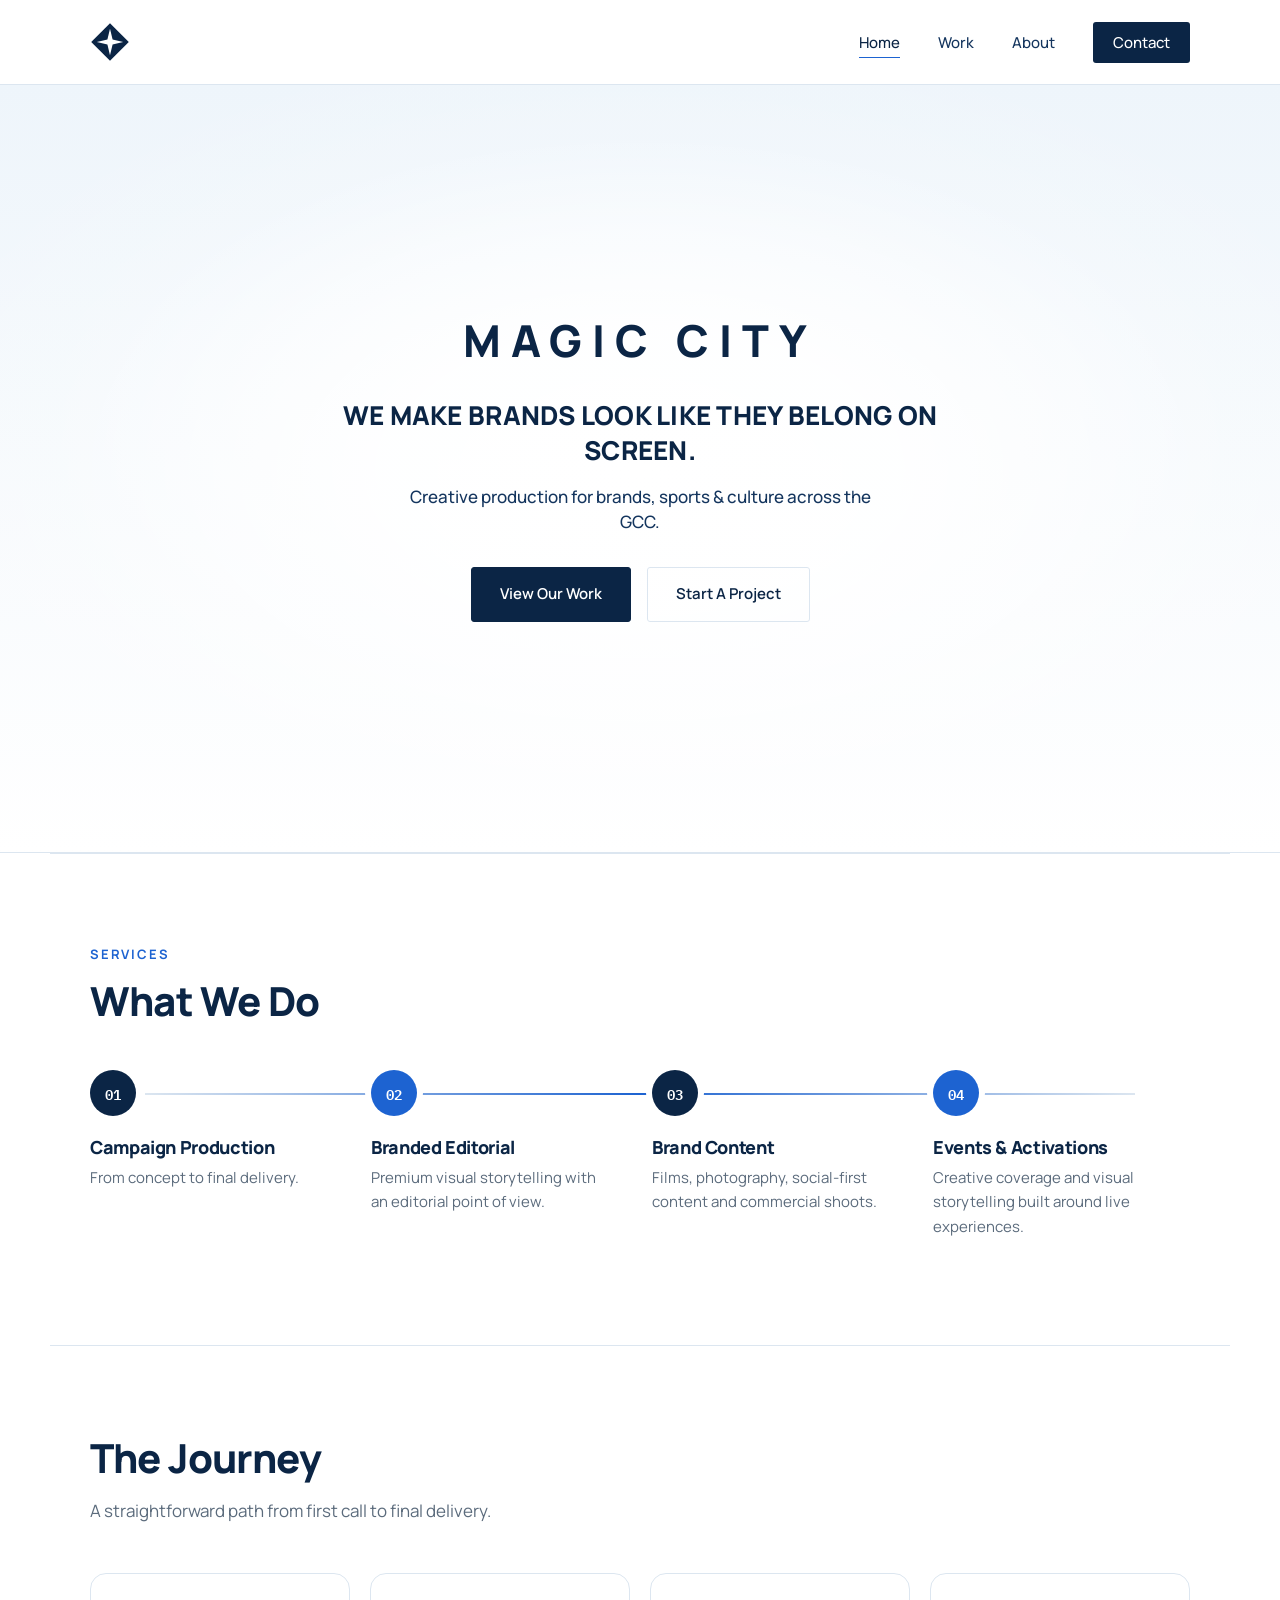
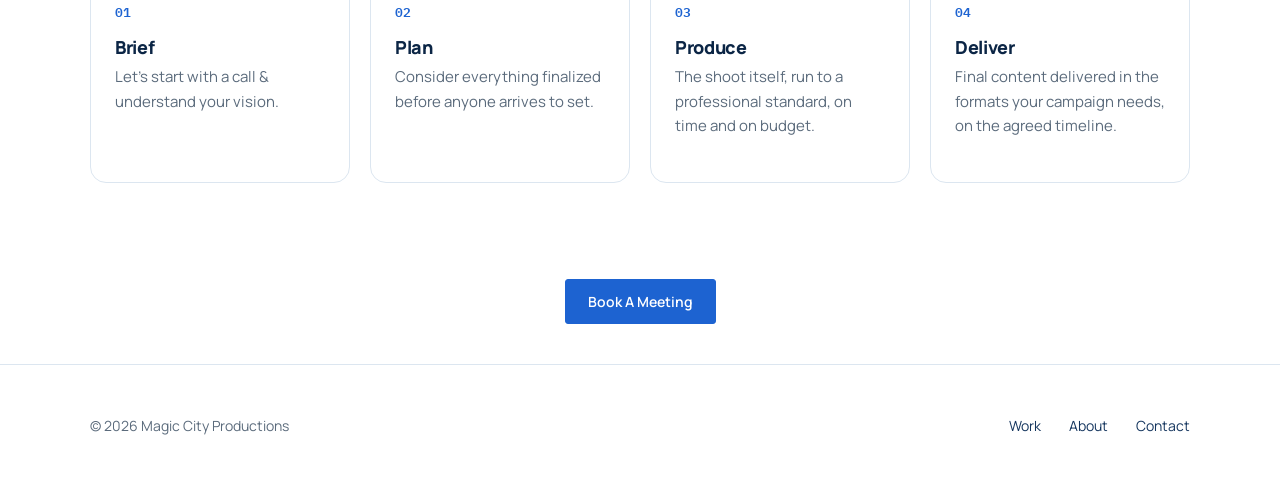
<file: index.html>
<!DOCTYPE html>
<html lang="en">
<head>
<meta charset="UTF-8">
<meta name="viewport" content="width=device-width, initial-scale=1.0">
<title>Magic City — Production by John</title>
<link rel="stylesheet" href="style.css">
<link rel="icon" type="image/svg+xml" href="images/favicon.svg">
<link rel="icon" type="image/png" sizes="32x32" href="images/favicon-32.png">
<link rel="apple-touch-icon" href="images/apple-touch-icon.png">
</head>
<body>

<header class="site">
  <nav class="wrap">
    <a href="index.html" class="brand" aria-label="Magic City — Home">
      <svg class="nav-logo" viewBox="0 0 100 100" role="img" aria-label="Magic City">
        <title>Magic City</title>
        <path fill="#0B2545" fill-rule="evenodd" d="M50 3 L97 50 L50 97 L3 50 Z M50 17 L56.5 43.5 L83 50 L56.5 56.5 L50 83 L43.5 56.5 L17 50 L43.5 43.5 Z"></path>
      </svg>
    </a>
    <ul class="navlinks">
      <li><a href="index.html" class="active">Home</a></li>
      <li><a href="work.html">Work</a></li>
      <li><a href="about.html">About</a></li>
      <li class="dropdown">
        <a href="contact.html" class="cta">Contact</a>
        <div class="dropdown-panel">
          <div class="row"><span class="label">Email</span><a class="value" href="mailto:jbamboukian99@gmail.com">jbamboukian99@gmail.com</a></div>
          <div class="row"><span class="label">Phone</span><a class="value" href="tel:+96170124567">+961 70 124 567</a></div>
          <div class="row"><span class="label">Based In</span><span class="value">Lebanon</span></div>
          <div class="row"><span class="label">Response Time</span><span class="value">Same Day!</span></div>
        </div>
      </li>
    </ul>
    <button class="nav-toggle" type="button" aria-label="Toggle menu" aria-expanded="false">
      <span></span><span></span><span></span>
    </button>
  </nav>
</header>

<section class="hero">
  <video class="hero-bg-video" id="reelVideo" autoplay muted loop playsinline src="video/reel.mp4"></video>
  <div class="hero-video-overlay" aria-hidden="true"></div>
  <div class="wrap hero-lockup">
    <div class="wordmark reveal">MAGIC CITY</div>
    <div class="hero-tagline reveal d2">
      <h1>We make brands look like they belong on screen.</h1>
      <p>Creative production for brands, sports &amp; culture across the GCC.</p>
      <div class="actions">
        <a href="work.html" class="btn">View Our Work</a>
        <a href="contact.html" class="btn ghost">Start A Project</a>
      </div>
    </div>
  </div>
</section>

<script>
(function () {
  var v = document.getElementById('reelVideo');
  var cues = [
    { start: 0.0, pos: '50%' },
    { start: 0.9, pos: '22%' },
    { start: 4.3, pos: '40%' },
    { start: 5.3, pos: '30%' }
  ];
  v.addEventListener('timeupdate', function () {
    var t = v.currentTime;
    for (var i = cues.length - 1; i >= 0; i--) {
      if (t >= cues[i].start) { v.style.objectPosition = 'center ' + cues[i].pos; break; }
    }
  });
})();
</script>

<section class="rule-top wrap services">
  <div class="section-head">
    <span class="eyebrow">Services</span>
    <h2>What We Do</h2>
  </div>
  <div class="roadmap">
    <div class="roadmap-track" aria-hidden="true"></div>
    <div class="roadmap-stop">
      <span class="roadmap-node">01</span>
      <h3>Campaign Production</h3>
      <p>From concept to final delivery.</p>
    </div>
    <div class="roadmap-stop">
      <span class="roadmap-node">02</span>
      <h3>Branded Editorial</h3>
      <p>Premium visual storytelling with an editorial point of view.</p>
    </div>
    <div class="roadmap-stop">
      <span class="roadmap-node">03</span>
      <h3>Brand Content</h3>
      <p>Films, photography, social-first content and commercial shoots.</p>
    </div>
    <div class="roadmap-stop">
      <span class="roadmap-node">04</span>
      <h3>Events &amp; Activations</h3>
      <p>Creative coverage and visual storytelling built around live experiences.</p>
    </div>
  </div>
</section>

<section class="rule-top wrap">
  <div class="section-head">
    <h2>The Journey</h2>
    <p>A straightforward path from first call to final delivery.</p>
  </div>
  <div class="process">
    <div class="stage">
      <span class="num frame-num">01</span>
      <h3>Brief</h3>
      <p>Let's start with a call &amp; understand your vision.</p>
    </div>
    <div class="stage">
      <span class="num frame-num">02</span>
      <h3>Plan</h3>
      <p>Consider everything finalized before anyone arrives to set.</p>
    </div>
    <div class="stage">
      <span class="num frame-num">03</span>
      <h3>Produce</h3>
      <p>The shoot itself, run to a professional standard, on time and on budget.</p>
    </div>
    <div class="stage">
      <span class="num frame-num">04</span>
      <h3>Deliver</h3>
      <p>Final content delivered in the formats your campaign needs, on the agreed timeline.</p>
    </div>
  </div>
</section>

<section class="wrap" style="padding-top:0; text-align:center;">
  <a href="contact.html" class="btn btn-sm">Book A Meeting</a>
</section>

<footer class="site">
  <div class="wrap">
    <div class="small">© 2026 Magic City Productions</div>
    <ul class="flinks">
      <li><a href="work.html">Work</a></li>
      <li><a href="about.html">About</a></li>
      <li><a href="contact.html">Contact</a></li>
    </ul>
  </div>
</footer>

<script src="main.js" defer></script>
</body>
</html>
</file>
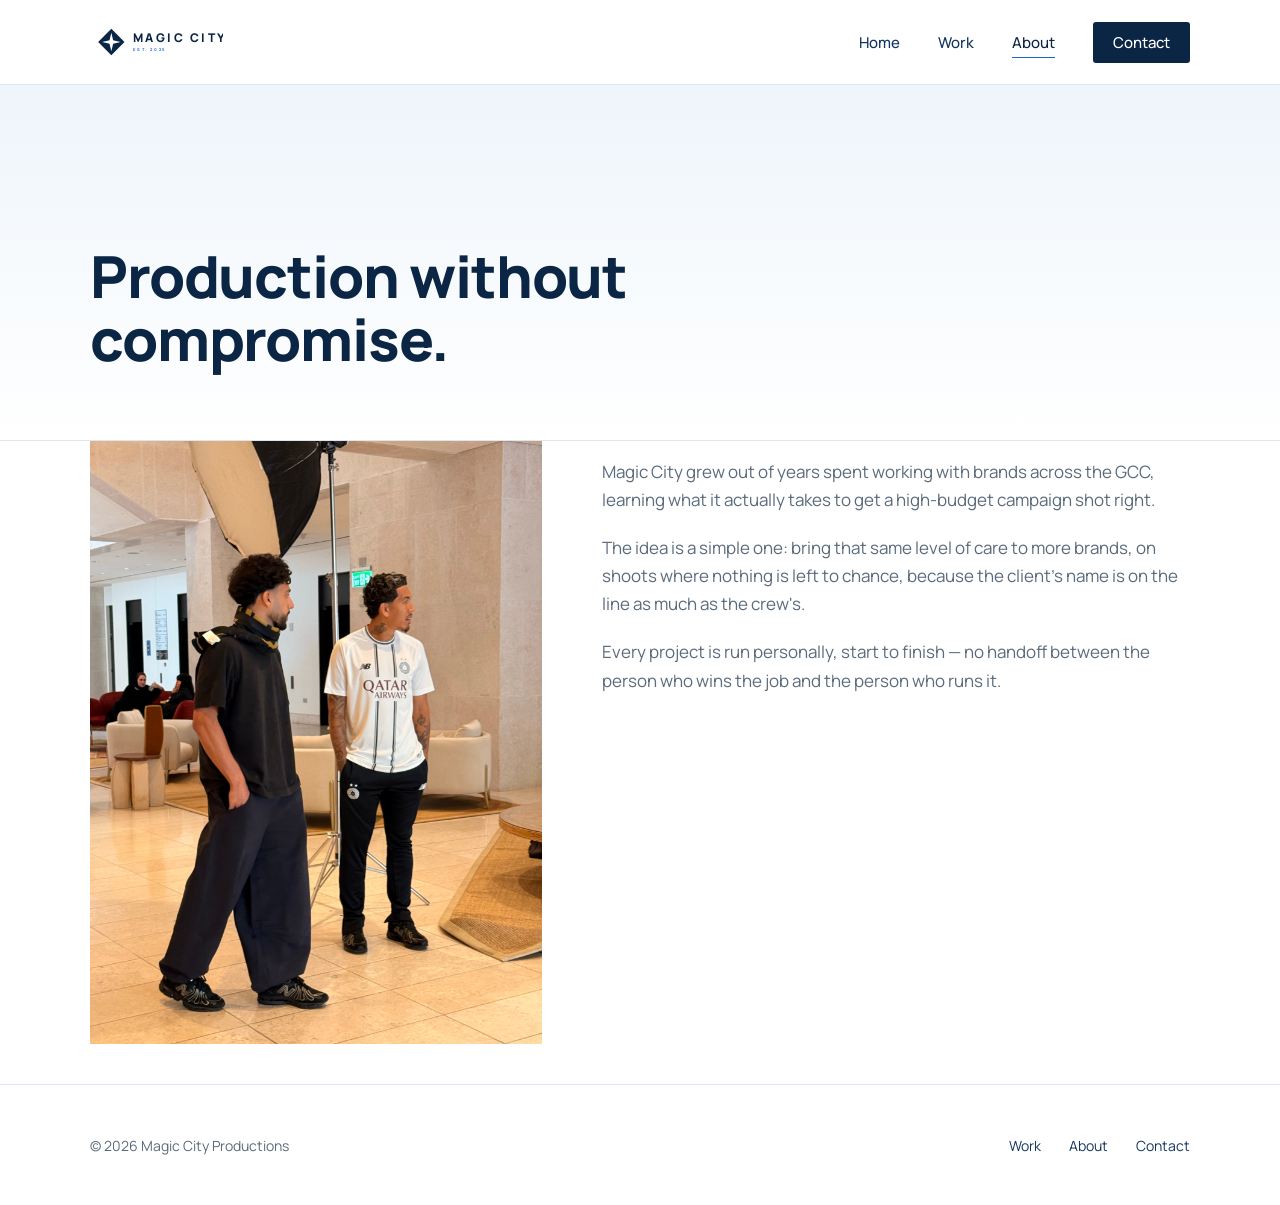
<file: about.html>
<!DOCTYPE html>
<html lang="en">
<head>
<meta charset="UTF-8">
<meta name="viewport" content="width=device-width, initial-scale=1.0">
<title>About — Magic City</title>
<link rel="stylesheet" href="style.css">
<link rel="icon" type="image/svg+xml" href="images/favicon.svg">
<link rel="icon" type="image/png" sizes="32x32" href="images/favicon-32.png">
<link rel="apple-touch-icon" href="images/apple-touch-icon.png">
</head>
<body>

<header class="site">
  <nav class="wrap">
    <a href="index.html" class="brand" aria-label="Magic City — Home">
      <svg class="nav-logo" viewBox="0 0 400 120" role="img" aria-label="Magic City">
        <title>Magic City</title>
        <g transform="translate(22 18) scale(0.84)">
          <path fill="#0B2545" fill-rule="evenodd" d="M50 3 L97 50 L50 97 L3 50 Z M50 17 L56.5 43.5 L83 50 L56.5 56.5 L50 83 L43.5 56.5 L17 50 L43.5 43.5 Z"></path>
        </g>
        <text x="128" y="59" fill="#0B2545" font-family="Manrope, 'Helvetica Neue', Arial, sans-serif" font-weight="800" font-size="36" letter-spacing="7.6">MAGIC CITY</text>
        <text x="130" y="86" fill="#1D63D1" font-family="Manrope, 'Helvetica Neue', Arial, sans-serif" font-weight="700" font-size="12" letter-spacing="4.8">EST. 2025</text>
      </svg>
    </a>
    <ul class="navlinks">
      <li><a href="index.html">Home</a></li>
      <li><a href="work.html">Work</a></li>
      <li><a href="about.html" class="active">About</a></li>
      <li class="dropdown">
        <a href="contact.html" class="cta">Contact</a>
        <div class="dropdown-panel">
          <div class="row"><span class="label">Email</span><a class="value" href="mailto:jbamboukian99@gmail.com">jbamboukian99@gmail.com</a></div>
          <div class="row"><span class="label">Phone</span><a class="value" href="tel:+96170124567">+961 70 124 567</a></div>
          <div class="row"><span class="label">Based In</span><span class="value">Lebanon</span></div>
          <div class="row"><span class="label">Response Time</span><span class="value">Same Day!</span></div>
        </div>
      </li>
    </ul>
    <button class="nav-toggle" type="button" aria-label="Toggle menu" aria-expanded="false">
      <span></span><span></span><span></span>
    </button>
  </nav>
</header>

<section class="hero" style="padding-bottom: 70px;">
  <div class="wrap" style="padding-top: 70px;">
    <h1 style="max-width: 16ch;">Production without compromise.</h1>
  </div>
</section>

<section class="wrap">
  <div class="about-split">
    <div class="about-image"><img src="images/hero.jpg" alt="John with Roberto Firmino on the New Balance × Al Sadd FC production shoot" loading="lazy"></div>
    <div class="about-copy">
      <p>Magic City grew out of years spent working with brands across the GCC, learning what it actually takes to get a high-budget campaign shot right.</p>
      <p>The idea is a simple one: bring that same level of care to more brands, on shoots where nothing is left to chance, because the client's name is on the line as much as the crew's.</p>
      <p>Every project is run personally, start to finish — no handoff between the person who wins the job and the person who runs it.</p>
    </div>
  </div>
</section>

<footer class="site">
  <div class="wrap">
    <div class="small">© 2026 Magic City Productions</div>
    <ul class="flinks">
      <li><a href="work.html">Work</a></li>
      <li><a href="about.html">About</a></li>
      <li><a href="contact.html">Contact</a></li>
    </ul>
  </div>
</footer>

<script src="main.js" defer></script>
</body>
</html>
</file>
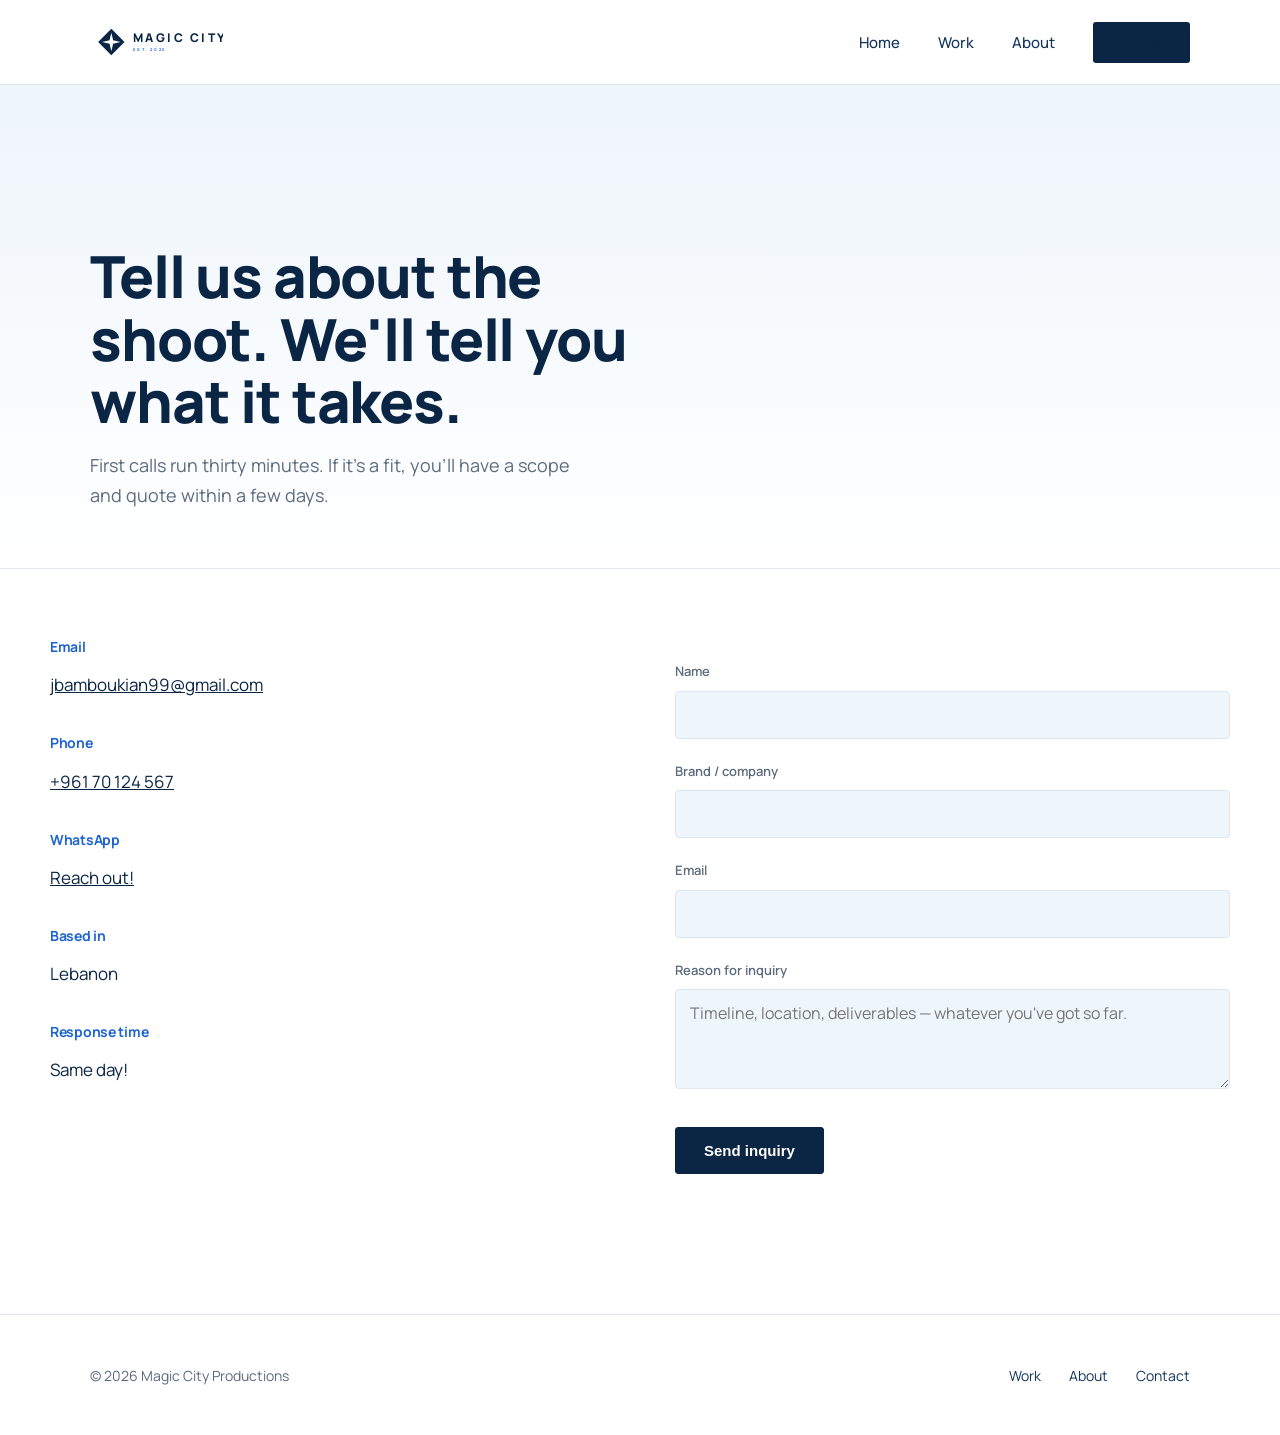
<file: contact.html>
<!DOCTYPE html>
<html lang="en">
<head>
<meta charset="UTF-8">
<meta name="viewport" content="width=device-width, initial-scale=1.0">
<title>Contact — Magic City</title>
<link rel="stylesheet" href="style.css">
<link rel="icon" type="image/svg+xml" href="images/favicon.svg">
<link rel="icon" type="image/png" sizes="32x32" href="images/favicon-32.png">
<link rel="apple-touch-icon" href="images/apple-touch-icon.png">
</head>
<body>

<header class="site">
  <nav class="wrap">
    <a href="index.html" class="brand" aria-label="Magic City — Home">
      <svg class="nav-logo" viewBox="0 0 400 120" role="img" aria-label="Magic City">
        <title>Magic City</title>
        <g transform="translate(22 18) scale(0.84)">
          <path fill="#0B2545" fill-rule="evenodd" d="M50 3 L97 50 L50 97 L3 50 Z M50 17 L56.5 43.5 L83 50 L56.5 56.5 L50 83 L43.5 56.5 L17 50 L43.5 43.5 Z"></path>
        </g>
        <text x="128" y="59" fill="#0B2545" font-family="Manrope, 'Helvetica Neue', Arial, sans-serif" font-weight="800" font-size="36" letter-spacing="7.6">MAGIC CITY</text>
        <text x="130" y="86" fill="#1D63D1" font-family="Manrope, 'Helvetica Neue', Arial, sans-serif" font-weight="700" font-size="12" letter-spacing="4.8">EST. 2025</text>
      </svg>
    </a>
    <ul class="navlinks">
      <li><a href="index.html">Home</a></li>
      <li><a href="work.html">Work</a></li>
      <li><a href="about.html">About</a></li>
      <li class="dropdown">
        <a href="contact.html" class="cta active">Contact</a>
        <div class="dropdown-panel">
          <div class="row"><span class="label">Email</span><a class="value" href="mailto:jbamboukian99@gmail.com">jbamboukian99@gmail.com</a></div>
          <div class="row"><span class="label">Phone</span><a class="value" href="tel:+96170124567">+961 70 124 567</a></div>
          <div class="row"><span class="label">Based In</span><span class="value">Lebanon</span></div>
          <div class="row"><span class="label">Response Time</span><span class="value">Same Day!</span></div>
        </div>
      </li>
    </ul>
    <button class="nav-toggle" type="button" aria-label="Toggle menu" aria-expanded="false">
      <span></span><span></span><span></span>
    </button>
  </nav>
</header>

<section class="hero" style="padding-bottom: 0;">
  <div class="wrap" style="padding-top: 70px; padding-bottom: 40px;">
    <h1 style="max-width: 16ch;">Tell us about the shoot. We'll tell you what it takes.</h1>
    <p class="lede" style="margin-top:18px;">First calls run thirty minutes. If it's a fit, you'll have a scope and quote within a few days.</p>
  </div>
</section>

<div class="wrap contact-grid">

  <div>
    <div class="contact-block">
      <h3>Email</h3>
      <p><a href="mailto:jbamboukian99@gmail.com">jbamboukian99@gmail.com</a></p>
    </div>
    <div class="contact-block">
      <h3>Phone</h3>
      <p><a href="tel:+96170124567">+961 70 124 567</a></p>
    </div>
    <div class="contact-block">
      <h3>WhatsApp</h3>
      <p><a href="https://wa.me/96170124567" target="_blank" rel="noopener">Reach out!</a></p>
    </div>
    <div class="contact-block">
      <h3>Based in</h3>
      <p>Lebanon</p>
    </div>
    <div class="contact-block">
      <h3>Response time</h3>
      <p>Same day!</p>
    </div>
  </div>

  <div>
    <form class="contact-form" onsubmit="handleSubmit(event)">
      <label for="name">Name</label>
      <input type="text" id="name" name="name" required>

      <label for="company">Brand / company</label>
      <input type="text" id="company" name="company" required>

      <label for="email">Email</label>
      <input type="email" id="email" name="email" required>

      <label for="message">Reason for inquiry</label>
      <textarea id="message" name="message" required placeholder="Timeline, location, deliverables — whatever you've got so far."></textarea>

      <button type="submit" class="btn" id="formSubmitBtn">Send inquiry</button>
    </form>
    <p id="formNote" class="small" style="margin-top:16px; color: var(--grey); display:none;"></p>
  </div>

</div>

<footer class="site">
  <div class="wrap">
    <div class="small">© 2026 Magic City Productions</div>
    <ul class="flinks">
      <li><a href="work.html">Work</a></li>
      <li><a href="about.html">About</a></li>
      <li><a href="contact.html">Contact</a></li>
    </ul>
  </div>
</footer>

<script>
function handleSubmit(e) {
  e.preventDefault();
  var form = e.target;
  var note = document.getElementById('formNote');
  var btn = document.getElementById('formSubmitBtn');

  var name = form.name.value.trim();
  var company = form.company.value.trim();
  var email = form.email.value.trim();
  var message = form.message.value.trim();

  btn.disabled = true;
  btn.textContent = 'Sending…';

  fetch('https://formsubmit.co/ajax/jbamboukian99@gmail.com', {
    method: 'POST',
    headers: { 'Content-Type': 'application/json', 'Accept': 'application/json' },
    body: JSON.stringify({
      name: name,
      company: company,
      email: email,
      message: message,
      _subject: 'New inquiry from ' + name + ' (' + company + ')'
    })
  })
  .then(function (res) { return res.ok ? res.json() : Promise.reject(res); })
  .then(function (data) {
    if (String(data.success) !== 'true') return Promise.reject(data);
    note.textContent = 'Thanks — your inquiry is in. We\'ll be in touch shortly.';
    note.style.display = 'block';
    form.reset();
  })
  .catch(function () {
    note.innerHTML = 'Something went wrong sending that. Please email <a href="mailto:jbamboukian99@gmail.com">jbamboukian99@gmail.com</a> or call <a href="tel:+96170124567">+961 70 124 567</a> directly.';
    note.style.display = 'block';
  })
  .finally(function () {
    btn.disabled = false;
    btn.textContent = 'Send inquiry';
  });
}
</script>

<script src="main.js" defer></script>
</body>
</html>
</file>
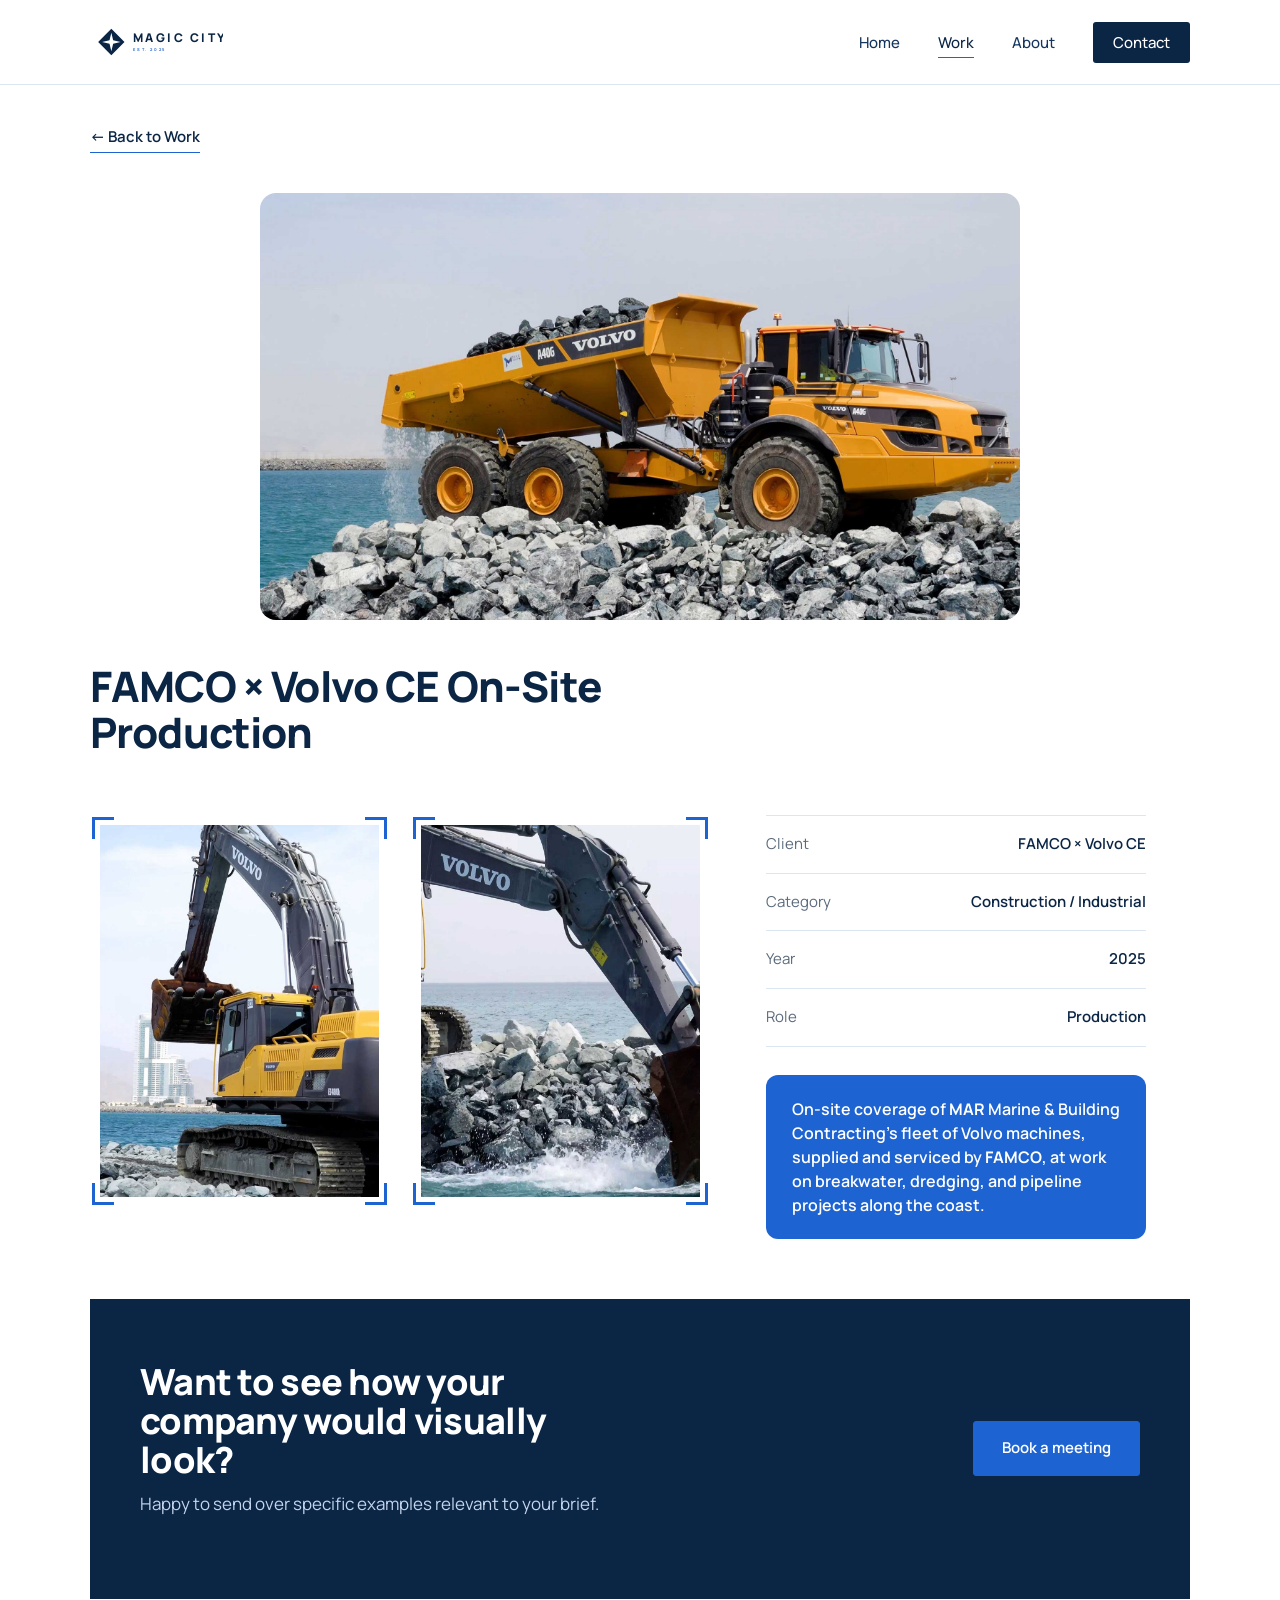
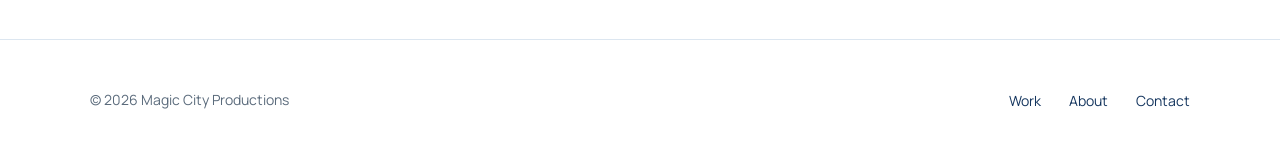
<file: work-al-futtaim.html>
<!DOCTYPE html>
<html lang="en">
<head>
<meta charset="UTF-8">
<meta name="viewport" content="width=device-width, initial-scale=1.0">
<title>Al Futtaim Automotive — FAMCO × Volvo CE — Magic City</title>
<link rel="stylesheet" href="style.css">
<link rel="icon" type="image/svg+xml" href="images/favicon.svg">
<link rel="icon" type="image/png" sizes="32x32" href="images/favicon-32.png">
<link rel="apple-touch-icon" href="images/apple-touch-icon.png">
</head>
<body>

<header class="site">
  <nav class="wrap">
    <a href="index.html" class="brand" aria-label="Magic City — Home">
      <svg class="nav-logo" viewBox="0 0 400 120" role="img" aria-label="Magic City">
        <title>Magic City</title>
        <g transform="translate(22 18) scale(0.84)">
          <path fill="#0B2545" fill-rule="evenodd" d="M50 3 L97 50 L50 97 L3 50 Z M50 17 L56.5 43.5 L83 50 L56.5 56.5 L50 83 L43.5 56.5 L17 50 L43.5 43.5 Z"></path>
        </g>
        <text x="128" y="59" fill="#0B2545" font-family="Manrope, 'Helvetica Neue', Arial, sans-serif" font-weight="800" font-size="36" letter-spacing="7.6">MAGIC CITY</text>
        <text x="130" y="86" fill="#1D63D1" font-family="Manrope, 'Helvetica Neue', Arial, sans-serif" font-weight="700" font-size="12" letter-spacing="4.8">EST. 2025</text>
      </svg>
    </a>
    <ul class="navlinks">
      <li><a href="index.html">Home</a></li>
      <li><a href="work.html" class="active">Work</a></li>
      <li><a href="about.html">About</a></li>
      <li class="dropdown">
        <a href="contact.html" class="cta">Contact</a>
        <div class="dropdown-panel">
          <div class="row"><span class="label">Email</span><a class="value" href="mailto:jbamboukian99@gmail.com">jbamboukian99@gmail.com</a></div>
          <div class="row"><span class="label">Phone</span><a class="value" href="tel:+96170124567">+961 70 124 567</a></div>
          <div class="row"><span class="label">Based In</span><span class="value">Lebanon</span></div>
          <div class="row"><span class="label">Response Time</span><span class="value">Same Day!</span></div>
        </div>
      </li>
    </ul>
    <button class="nav-toggle" type="button" aria-label="Toggle menu" aria-expanded="false">
      <span></span><span></span><span></span>
    </button>
  </nav>
</header>

<section class="wrap" style="padding-bottom: 0;">
  <a href="work.html" class="textlink" style="padding-top: 40px; display:inline-block;">← Back to Work</a>

  <div class="project-hero">
    <img src="images/al-futtaim-hauler-hero.jpg" alt="Volvo A40G articulated hauler on a marine construction site" loading="lazy">
  </div>

  <div class="project-head">
    <h1>FAMCO × Volvo CE On-Site Production</h1>
  </div>

  <div class="clip-section">
    <div class="clip-gallery">
      <div class="clip-thumb">
        <span class="corner tl"></span>
        <span class="corner tr"></span>
        <span class="corner bl"></span>
        <span class="corner br"></span>
        <img src="images/al-futtaim-excavator-skyline.jpg" alt="Volvo excavator working on the coastline with the city skyline behind" loading="lazy">
      </div>
      <div class="clip-thumb">
        <span class="corner tl"></span>
        <span class="corner tr"></span>
        <span class="corner bl"></span>
        <span class="corner br"></span>
        <img src="images/al-futtaim-excavator-water.jpg" alt="Volvo excavator bucket working at the water's edge" loading="lazy">
      </div>
    </div>
    <div class="clip-side">
      <div class="credentials" style="margin-top:0;">
        <div class="credential-row"><span>Client</span><span>FAMCO × Volvo CE</span></div>
        <div class="credential-row"><span>Category</span><span>Construction / Industrial</span></div>
        <div class="credential-row"><span>Year</span><span>2025</span></div>
        <div class="credential-row"><span>Role</span><span>Production</span></div>
      </div>
      <div class="clip-callout">
        <p>On-site coverage of <strong>MAR</strong> Marine &amp; Building Contracting's fleet of Volvo machines, supplied and serviced by <strong>FAMCO</strong>, at work on breakwater, dredging, and pipeline projects along the coast.</p>
      </div>
    </div>
  </div>
</section>

<section class="wrap" style="padding-top:60px;">
  <div class="cta-strip">
    <div class="flex">
      <div>
        <h2>Want to see how your company would visually look?</h2>
        <p>Happy to send over specific examples relevant to your brief.</p>
      </div>
      <a href="contact.html" class="btn">Book a meeting</a>
    </div>
  </div>
</section>

<footer class="site">
  <div class="wrap">
    <div class="small">© 2026 Magic City Productions</div>
    <ul class="flinks">
      <li><a href="work.html">Work</a></li>
      <li><a href="about.html">About</a></li>
      <li><a href="contact.html">Contact</a></li>
    </ul>
  </div>
</footer>

<script src="main.js" defer></script>
</body>
</html>
</file>
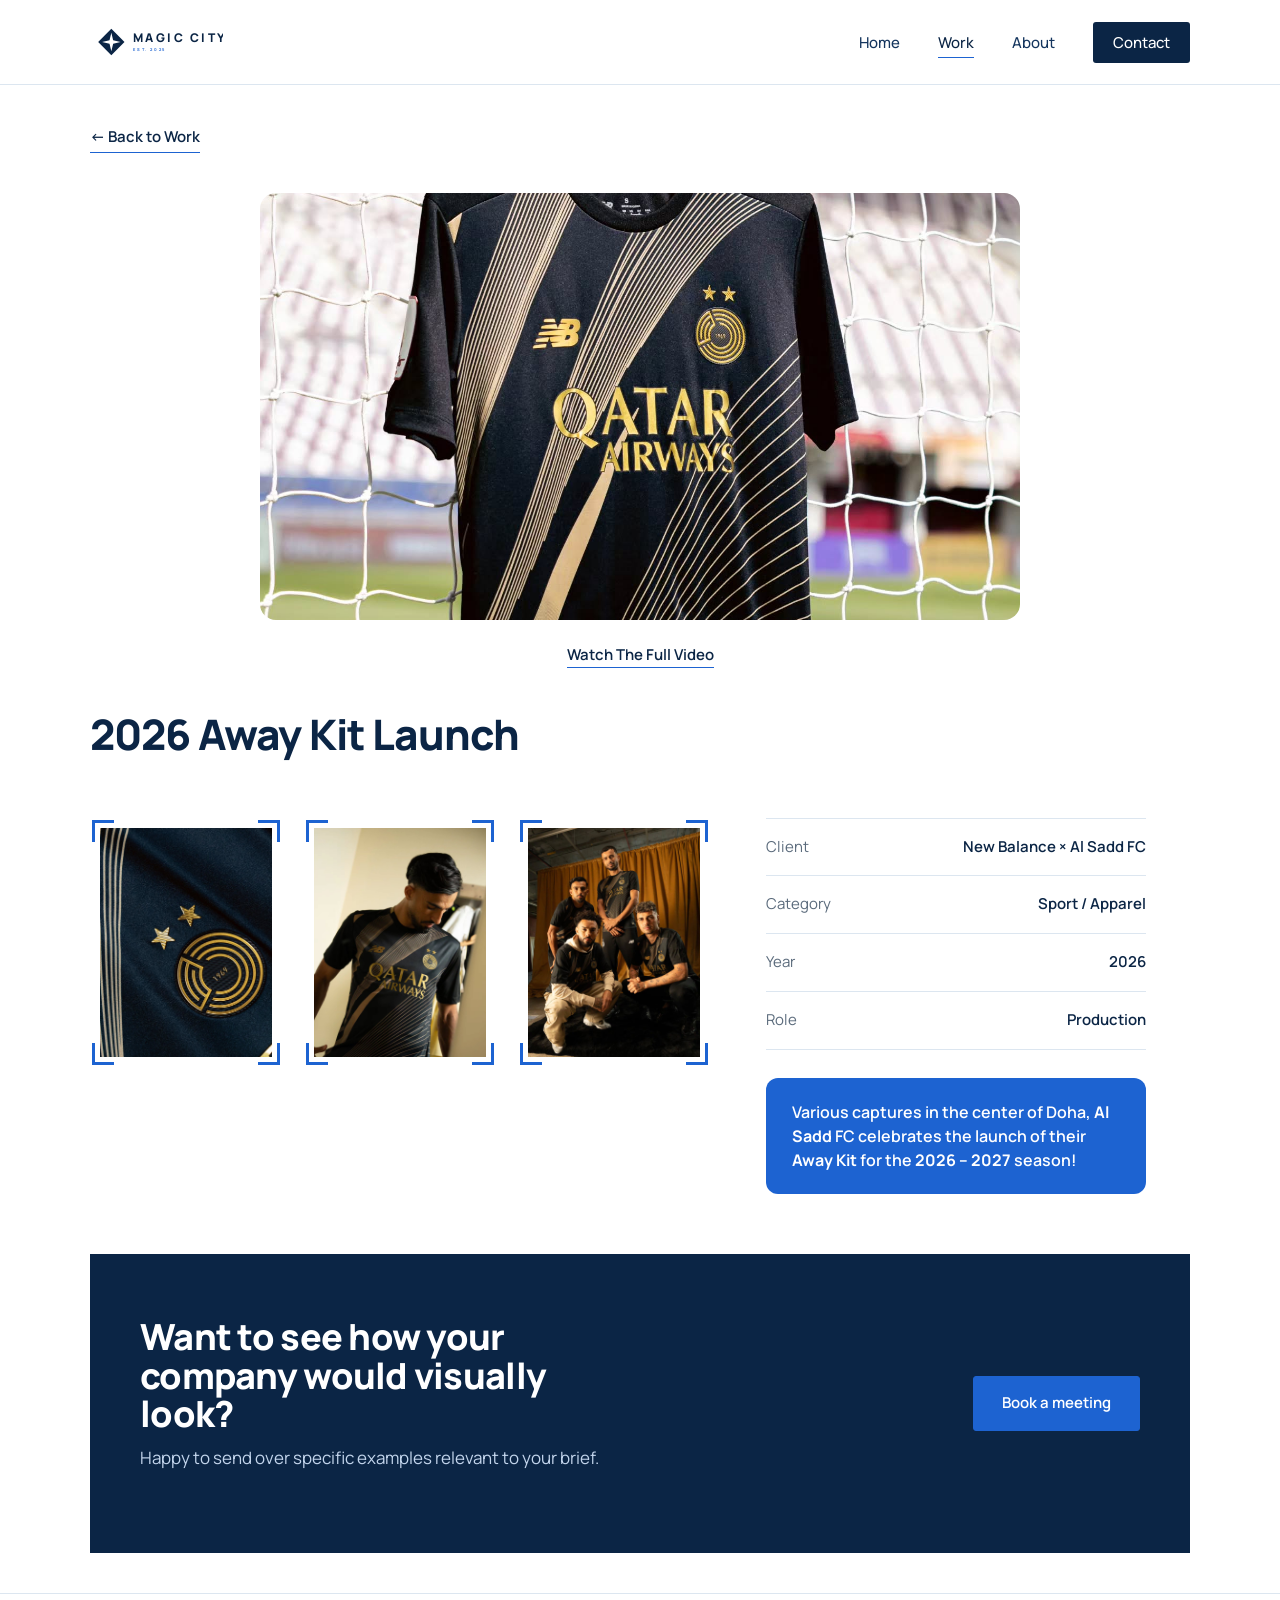
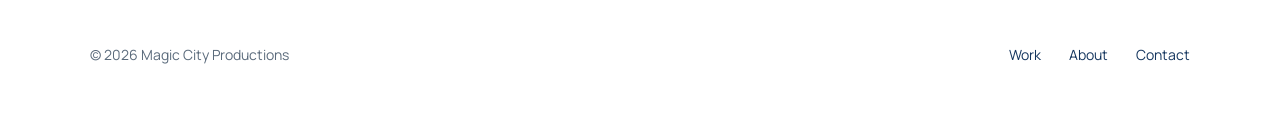
<file: work-alsadd-away.html>
<!DOCTYPE html>
<html lang="en">
<head>
<meta charset="UTF-8">
<meta name="viewport" content="width=device-width, initial-scale=1.0">
<title>New Balance × Al Sadd FC — 2026 Away Kit Launch — Magic City</title>
<link rel="stylesheet" href="style.css">
<link rel="icon" type="image/svg+xml" href="images/favicon.svg">
<link rel="icon" type="image/png" sizes="32x32" href="images/favicon-32.png">
<link rel="apple-touch-icon" href="images/apple-touch-icon.png">
</head>
<body>

<header class="site">
  <nav class="wrap">
    <a href="index.html" class="brand" aria-label="Magic City — Home">
      <svg class="nav-logo" viewBox="0 0 400 120" role="img" aria-label="Magic City">
        <title>Magic City</title>
        <g transform="translate(22 18) scale(0.84)">
          <path fill="#0B2545" fill-rule="evenodd" d="M50 3 L97 50 L50 97 L3 50 Z M50 17 L56.5 43.5 L83 50 L56.5 56.5 L50 83 L43.5 56.5 L17 50 L43.5 43.5 Z"></path>
        </g>
        <text x="128" y="59" fill="#0B2545" font-family="Manrope, 'Helvetica Neue', Arial, sans-serif" font-weight="800" font-size="36" letter-spacing="7.6">MAGIC CITY</text>
        <text x="130" y="86" fill="#1D63D1" font-family="Manrope, 'Helvetica Neue', Arial, sans-serif" font-weight="700" font-size="12" letter-spacing="4.8">EST. 2025</text>
      </svg>
    </a>
    <ul class="navlinks">
      <li><a href="index.html">Home</a></li>
      <li><a href="work.html" class="active">Work</a></li>
      <li><a href="about.html">About</a></li>
      <li class="dropdown">
        <a href="contact.html" class="cta">Contact</a>
        <div class="dropdown-panel">
          <div class="row"><span class="label">Email</span><a class="value" href="mailto:jbamboukian99@gmail.com">jbamboukian99@gmail.com</a></div>
          <div class="row"><span class="label">Phone</span><a class="value" href="tel:+96170124567">+961 70 124 567</a></div>
          <div class="row"><span class="label">Based In</span><span class="value">Lebanon</span></div>
          <div class="row"><span class="label">Response Time</span><span class="value">Same Day!</span></div>
        </div>
      </li>
    </ul>
    <button class="nav-toggle" type="button" aria-label="Toggle menu" aria-expanded="false">
      <span></span><span></span><span></span>
    </button>
  </nav>
</header>

<section class="wrap" style="padding-bottom: 0;">
  <a href="work.html" class="textlink" style="padding-top: 40px; display:inline-block;">← Back to Work</a>

  <div class="project-hero">
    <img src="images/alsadd-away-hero.jpg" alt="New Balance × Al Sadd FC 2026 away kit hanging in the goal net" loading="lazy">
  </div>

  <div style="text-align:center; margin-top:20px;">
    <a href="https://www.instagram.com/reel/DctF4y3N5lj/?utm_source=ig_web_copy_link&stkn=MzRlODBiNWFlZA==" class="textlink" target="_blank" rel="noopener">Watch The Full Video</a>
  </div>

  <div class="project-head">
    <h1>2026 Away Kit Launch</h1>
  </div>

  <div class="clip-section">
    <div class="clip-gallery">
      <div class="clip-thumb">
        <span class="corner tl"></span>
        <span class="corner tr"></span>
        <span class="corner bl"></span>
        <span class="corner br"></span>
        <img src="images/alsadd-away-crest.jpg" alt="Close-up of the Al Sadd crest on the 2026 away kit" loading="lazy">
      </div>
      <div class="clip-thumb">
        <span class="corner tl"></span>
        <span class="corner tr"></span>
        <span class="corner bl"></span>
        <span class="corner br"></span>
        <img src="images/alsadd-away-portrait.jpg" alt="Al Sadd player wearing the 2026 away kit" loading="lazy">
      </div>
      <div class="clip-thumb">
        <span class="corner tl"></span>
        <span class="corner tr"></span>
        <span class="corner bl"></span>
        <span class="corner br"></span>
        <img src="images/alsadd-away-group.jpg" alt="Al Sadd players celebrating the 2026 away kit launch" loading="lazy">
      </div>
    </div>
    <div class="clip-side">
      <div class="credentials" style="margin-top:0;">
        <div class="credential-row"><span>Client</span><span>New Balance × Al Sadd FC</span></div>
        <div class="credential-row"><span>Category</span><span>Sport / Apparel</span></div>
        <div class="credential-row"><span>Year</span><span>2026</span></div>
        <div class="credential-row"><span>Role</span><span>Production</span></div>
      </div>
      <div class="clip-callout">
        <p>Various captures in the center of Doha, <strong>Al Sadd</strong> FC celebrates the launch of their <strong>Away Kit</strong> for the <strong>2026 – 2027</strong> season!</p>
      </div>
    </div>
  </div>
</section>

<section class="wrap" style="padding-top:60px;">
  <div class="cta-strip">
    <div class="flex">
      <div>
        <h2>Want to see how your company would visually look?</h2>
        <p>Happy to send over specific examples relevant to your brief.</p>
      </div>
      <a href="contact.html" class="btn">Book a meeting</a>
    </div>
  </div>
</section>

<footer class="site">
  <div class="wrap">
    <div class="small">© 2026 Magic City Productions</div>
    <ul class="flinks">
      <li><a href="work.html">Work</a></li>
      <li><a href="about.html">About</a></li>
      <li><a href="contact.html">Contact</a></li>
    </ul>
  </div>
</footer>

<script src="main.js" defer></script>
</body>
</html>
</file>
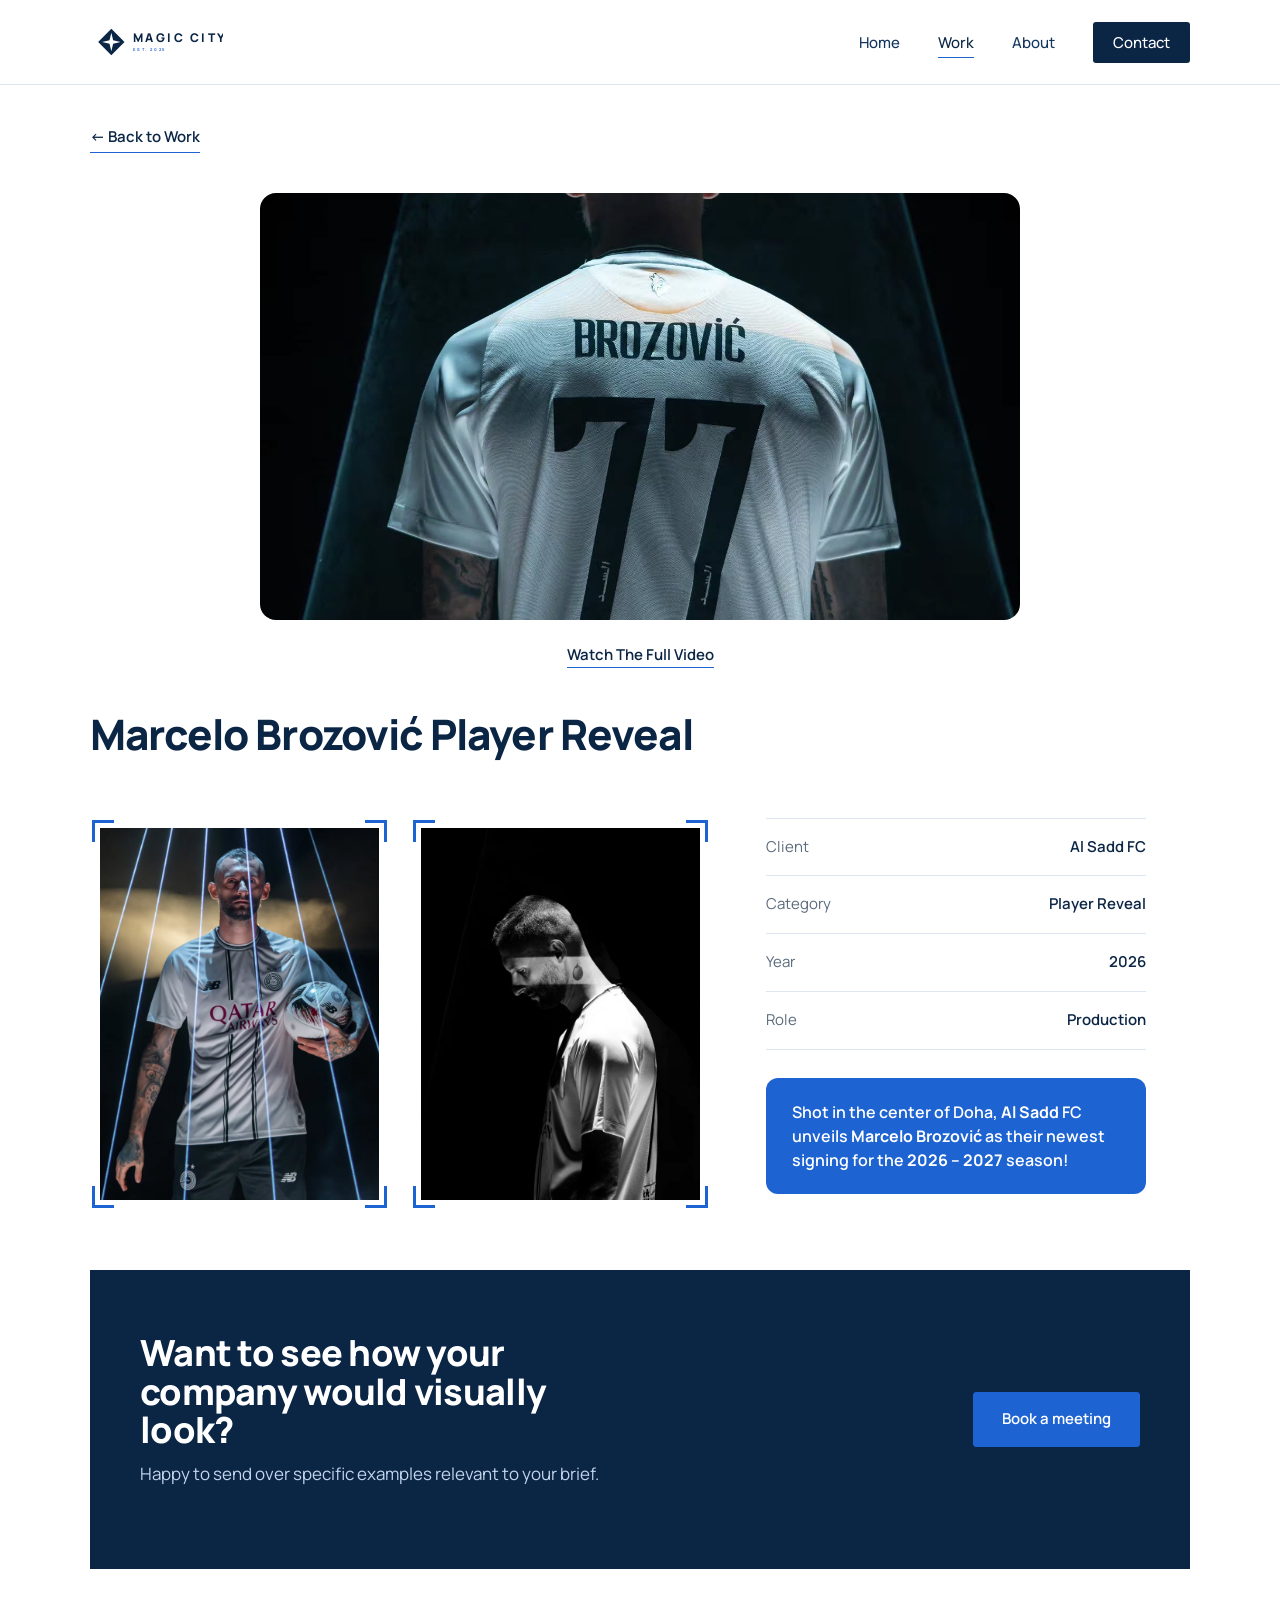
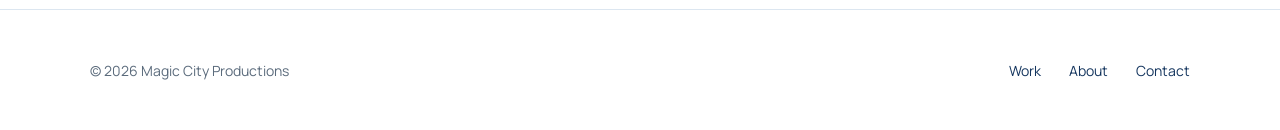
<file: work-alsadd-brozovic.html>
<!DOCTYPE html>
<html lang="en">
<head>
<meta charset="UTF-8">
<meta name="viewport" content="width=device-width, initial-scale=1.0">
<title>Marcelo Brozović Player Reveal — Al Sadd FC — Magic City</title>
<link rel="stylesheet" href="style.css">
<link rel="icon" type="image/svg+xml" href="images/favicon.svg">
<link rel="icon" type="image/png" sizes="32x32" href="images/favicon-32.png">
<link rel="apple-touch-icon" href="images/apple-touch-icon.png">
</head>
<body>

<header class="site">
  <nav class="wrap">
    <a href="index.html" class="brand" aria-label="Magic City — Home">
      <svg class="nav-logo" viewBox="0 0 400 120" role="img" aria-label="Magic City">
        <title>Magic City</title>
        <g transform="translate(22 18) scale(0.84)">
          <path fill="#0B2545" fill-rule="evenodd" d="M50 3 L97 50 L50 97 L3 50 Z M50 17 L56.5 43.5 L83 50 L56.5 56.5 L50 83 L43.5 56.5 L17 50 L43.5 43.5 Z"></path>
        </g>
        <text x="128" y="59" fill="#0B2545" font-family="Manrope, 'Helvetica Neue', Arial, sans-serif" font-weight="800" font-size="36" letter-spacing="7.6">MAGIC CITY</text>
        <text x="130" y="86" fill="#1D63D1" font-family="Manrope, 'Helvetica Neue', Arial, sans-serif" font-weight="700" font-size="12" letter-spacing="4.8">EST. 2025</text>
      </svg>
    </a>
    <ul class="navlinks">
      <li><a href="index.html">Home</a></li>
      <li><a href="work.html" class="active">Work</a></li>
      <li><a href="about.html">About</a></li>
      <li class="dropdown">
        <a href="contact.html" class="cta">Contact</a>
        <div class="dropdown-panel">
          <div class="row"><span class="label">Email</span><a class="value" href="mailto:jbamboukian99@gmail.com">jbamboukian99@gmail.com</a></div>
          <div class="row"><span class="label">Phone</span><a class="value" href="tel:+96170124567">+961 70 124 567</a></div>
          <div class="row"><span class="label">Based In</span><span class="value">Lebanon</span></div>
          <div class="row"><span class="label">Response Time</span><span class="value">Same Day!</span></div>
        </div>
      </li>
    </ul>
    <button class="nav-toggle" type="button" aria-label="Toggle menu" aria-expanded="false">
      <span></span><span></span><span></span>
    </button>
  </nav>
</header>

<section class="wrap" style="padding-bottom: 0;">
  <a href="work.html" class="textlink" style="padding-top: 40px; display:inline-block;">← Back to Work</a>

  <div class="project-hero">
    <img src="images/alsadd-brozovic-hero.jpg" alt="Marcelo Brozović's number 77 Al Sadd FC jersey reveal" loading="lazy">
  </div>

  <div style="text-align:center; margin-top:20px;">
    <a href="https://www.instagram.com/reel/DdO8RziN7Sm/?utm_source=ig_web_copy_link&stkn=MzRlODBiNWFlZA==" class="textlink" target="_blank" rel="noopener">Watch The Full Video</a>
  </div>

  <div class="project-head">
    <h1>Marcelo Brozović Player Reveal</h1>
  </div>

  <div class="clip-section">
    <div class="clip-gallery">
      <div class="clip-thumb">
        <span class="corner tl"></span>
        <span class="corner tr"></span>
        <span class="corner bl"></span>
        <span class="corner br"></span>
        <img src="images/alsadd-brozovic-laser.jpg" alt="Marcelo Brozović studio portrait for his Al Sadd FC reveal" loading="lazy">
      </div>
      <div class="clip-thumb">
        <span class="corner tl"></span>
        <span class="corner tr"></span>
        <span class="corner bl"></span>
        <span class="corner br"></span>
        <img src="images/alsadd-brozovic-profile.jpg" alt="Marcelo Brozović profile portrait in his Al Sadd FC kit" loading="lazy">
      </div>
    </div>
    <div class="clip-side">
      <div class="credentials" style="margin-top:0;">
        <div class="credential-row"><span>Client</span><span>Al Sadd FC</span></div>
        <div class="credential-row"><span>Category</span><span>Player Reveal</span></div>
        <div class="credential-row"><span>Year</span><span>2026</span></div>
        <div class="credential-row"><span>Role</span><span>Production</span></div>
      </div>
      <div class="clip-callout">
        <p>Shot in the center of Doha, <strong>Al Sadd</strong> FC unveils <strong>Marcelo Brozović</strong> as their newest signing for the <strong>2026 – 2027</strong> season!</p>
      </div>
    </div>
  </div>
</section>

<section class="wrap" style="padding-top:60px;">
  <div class="cta-strip">
    <div class="flex">
      <div>
        <h2>Want to see how your company would visually look?</h2>
        <p>Happy to send over specific examples relevant to your brief.</p>
      </div>
      <a href="contact.html" class="btn">Book a meeting</a>
    </div>
  </div>
</section>

<footer class="site">
  <div class="wrap">
    <div class="small">© 2026 Magic City Productions</div>
    <ul class="flinks">
      <li><a href="work.html">Work</a></li>
      <li><a href="about.html">About</a></li>
      <li><a href="contact.html">Contact</a></li>
    </ul>
  </div>
</footer>

<script src="main.js" defer></script>
</body>
</html>
</file>
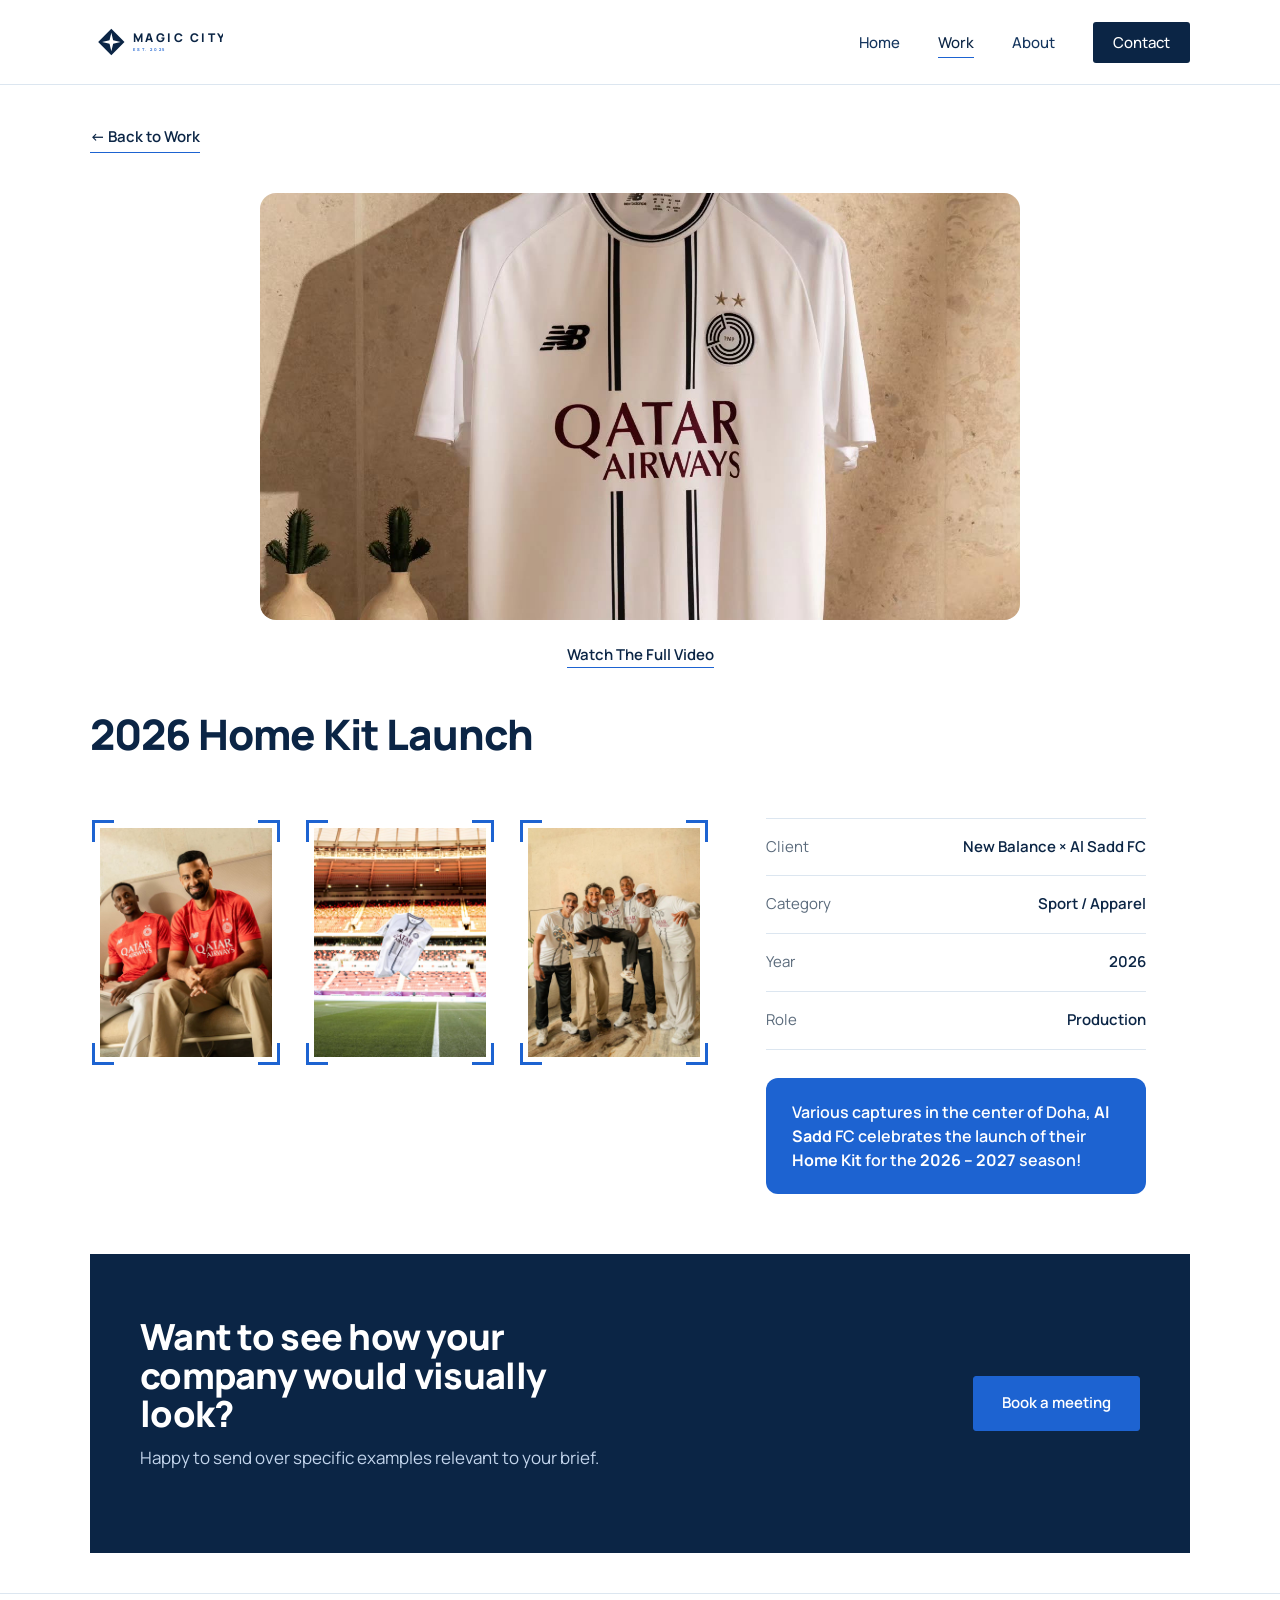
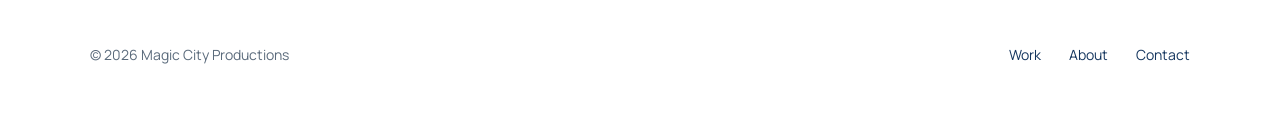
<file: work-alsadd-home.html>
<!DOCTYPE html>
<html lang="en">
<head>
<meta charset="UTF-8">
<meta name="viewport" content="width=device-width, initial-scale=1.0">
<title>New Balance × Al Sadd FC — 2026 Home Kit Launch — Magic City</title>
<link rel="stylesheet" href="style.css">
<link rel="icon" type="image/svg+xml" href="images/favicon.svg">
<link rel="icon" type="image/png" sizes="32x32" href="images/favicon-32.png">
<link rel="apple-touch-icon" href="images/apple-touch-icon.png">
</head>
<body>

<header class="site">
  <nav class="wrap">
    <a href="index.html" class="brand" aria-label="Magic City — Home">
      <svg class="nav-logo" viewBox="0 0 400 120" role="img" aria-label="Magic City">
        <title>Magic City</title>
        <g transform="translate(22 18) scale(0.84)">
          <path fill="#0B2545" fill-rule="evenodd" d="M50 3 L97 50 L50 97 L3 50 Z M50 17 L56.5 43.5 L83 50 L56.5 56.5 L50 83 L43.5 56.5 L17 50 L43.5 43.5 Z"></path>
        </g>
        <text x="128" y="59" fill="#0B2545" font-family="Manrope, 'Helvetica Neue', Arial, sans-serif" font-weight="800" font-size="36" letter-spacing="7.6">MAGIC CITY</text>
        <text x="130" y="86" fill="#1D63D1" font-family="Manrope, 'Helvetica Neue', Arial, sans-serif" font-weight="700" font-size="12" letter-spacing="4.8">EST. 2025</text>
      </svg>
    </a>
    <ul class="navlinks">
      <li><a href="index.html">Home</a></li>
      <li><a href="work.html" class="active">Work</a></li>
      <li><a href="about.html">About</a></li>
      <li class="dropdown">
        <a href="contact.html" class="cta">Contact</a>
        <div class="dropdown-panel">
          <div class="row"><span class="label">Email</span><a class="value" href="mailto:jbamboukian99@gmail.com">jbamboukian99@gmail.com</a></div>
          <div class="row"><span class="label">Phone</span><a class="value" href="tel:+96170124567">+961 70 124 567</a></div>
          <div class="row"><span class="label">Based In</span><span class="value">Lebanon</span></div>
          <div class="row"><span class="label">Response Time</span><span class="value">Same Day!</span></div>
        </div>
      </li>
    </ul>
    <button class="nav-toggle" type="button" aria-label="Toggle menu" aria-expanded="false">
      <span></span><span></span><span></span>
    </button>
  </nav>
</header>

<section class="wrap" style="padding-bottom: 0;">
  <a href="work.html" class="textlink" style="padding-top: 40px; display:inline-block;">← Back to Work</a>

  <div class="project-hero">
    <img src="images/alsadd-home-launch.jpg" alt="New Balance × Al Sadd FC 2026 home kit hanging on display" loading="lazy">
  </div>

  <div style="text-align:center; margin-top:20px;">
    <a href="https://www.instagram.com/reel/DcBUQjsx2BM/?utm_source=ig_web_copy_link&stkn=MzRlODBiNWFlZA==" class="textlink" target="_blank" rel="noopener">Watch The Full Video</a>
  </div>

  <div class="project-head">
    <h1>2026 Home Kit Launch</h1>
  </div>

  <div class="clip-section">
    <div class="clip-gallery">
      <div class="clip-thumb">
        <span class="corner tl"></span>
        <span class="corner tr"></span>
        <span class="corner bl"></span>
        <span class="corner br"></span>
        <img src="images/alsadd-home-red-jersey.jpg" alt="Al Sadd players wearing the 2026 home kit" loading="lazy">
      </div>
      <div class="clip-thumb">
        <span class="corner tl"></span>
        <span class="corner tr"></span>
        <span class="corner bl"></span>
        <span class="corner br"></span>
        <img src="images/alsadd-home-flying-jersey.jpg" alt="2026 Al Sadd home kit shot inside the stadium" loading="lazy">
      </div>
      <div class="clip-thumb">
        <span class="corner tl"></span>
        <span class="corner tr"></span>
        <span class="corner bl"></span>
        <span class="corner br"></span>
        <img src="images/alsadd-home-group.jpg" alt="Al Sadd players and staff celebrating the 2026 home kit launch" loading="lazy">
      </div>
    </div>
    <div class="clip-side">
      <div class="credentials" style="margin-top:0;">
        <div class="credential-row"><span>Client</span><span>New Balance × Al Sadd FC</span></div>
        <div class="credential-row"><span>Category</span><span>Sport / Apparel</span></div>
        <div class="credential-row"><span>Year</span><span>2026</span></div>
        <div class="credential-row"><span>Role</span><span>Production</span></div>
      </div>
      <div class="clip-callout">
        <p>Various captures in the center of Doha, <strong>Al Sadd</strong> FC celebrates the launch of their <strong>Home Kit</strong> for the <strong>2026 – 2027</strong> season!</p>
      </div>
    </div>
  </div>
</section>

<section class="wrap" style="padding-top:60px;">
  <div class="cta-strip">
    <div class="flex">
      <div>
        <h2>Want to see how your company would visually look?</h2>
        <p>Happy to send over specific examples relevant to your brief.</p>
      </div>
      <a href="contact.html" class="btn">Book a meeting</a>
    </div>
  </div>
</section>

<footer class="site">
  <div class="wrap">
    <div class="small">© 2026 Magic City Productions</div>
    <ul class="flinks">
      <li><a href="work.html">Work</a></li>
      <li><a href="about.html">About</a></li>
      <li><a href="contact.html">Contact</a></li>
    </ul>
  </div>
</footer>

<script src="main.js" defer></script>
</body>
</html>
</file>
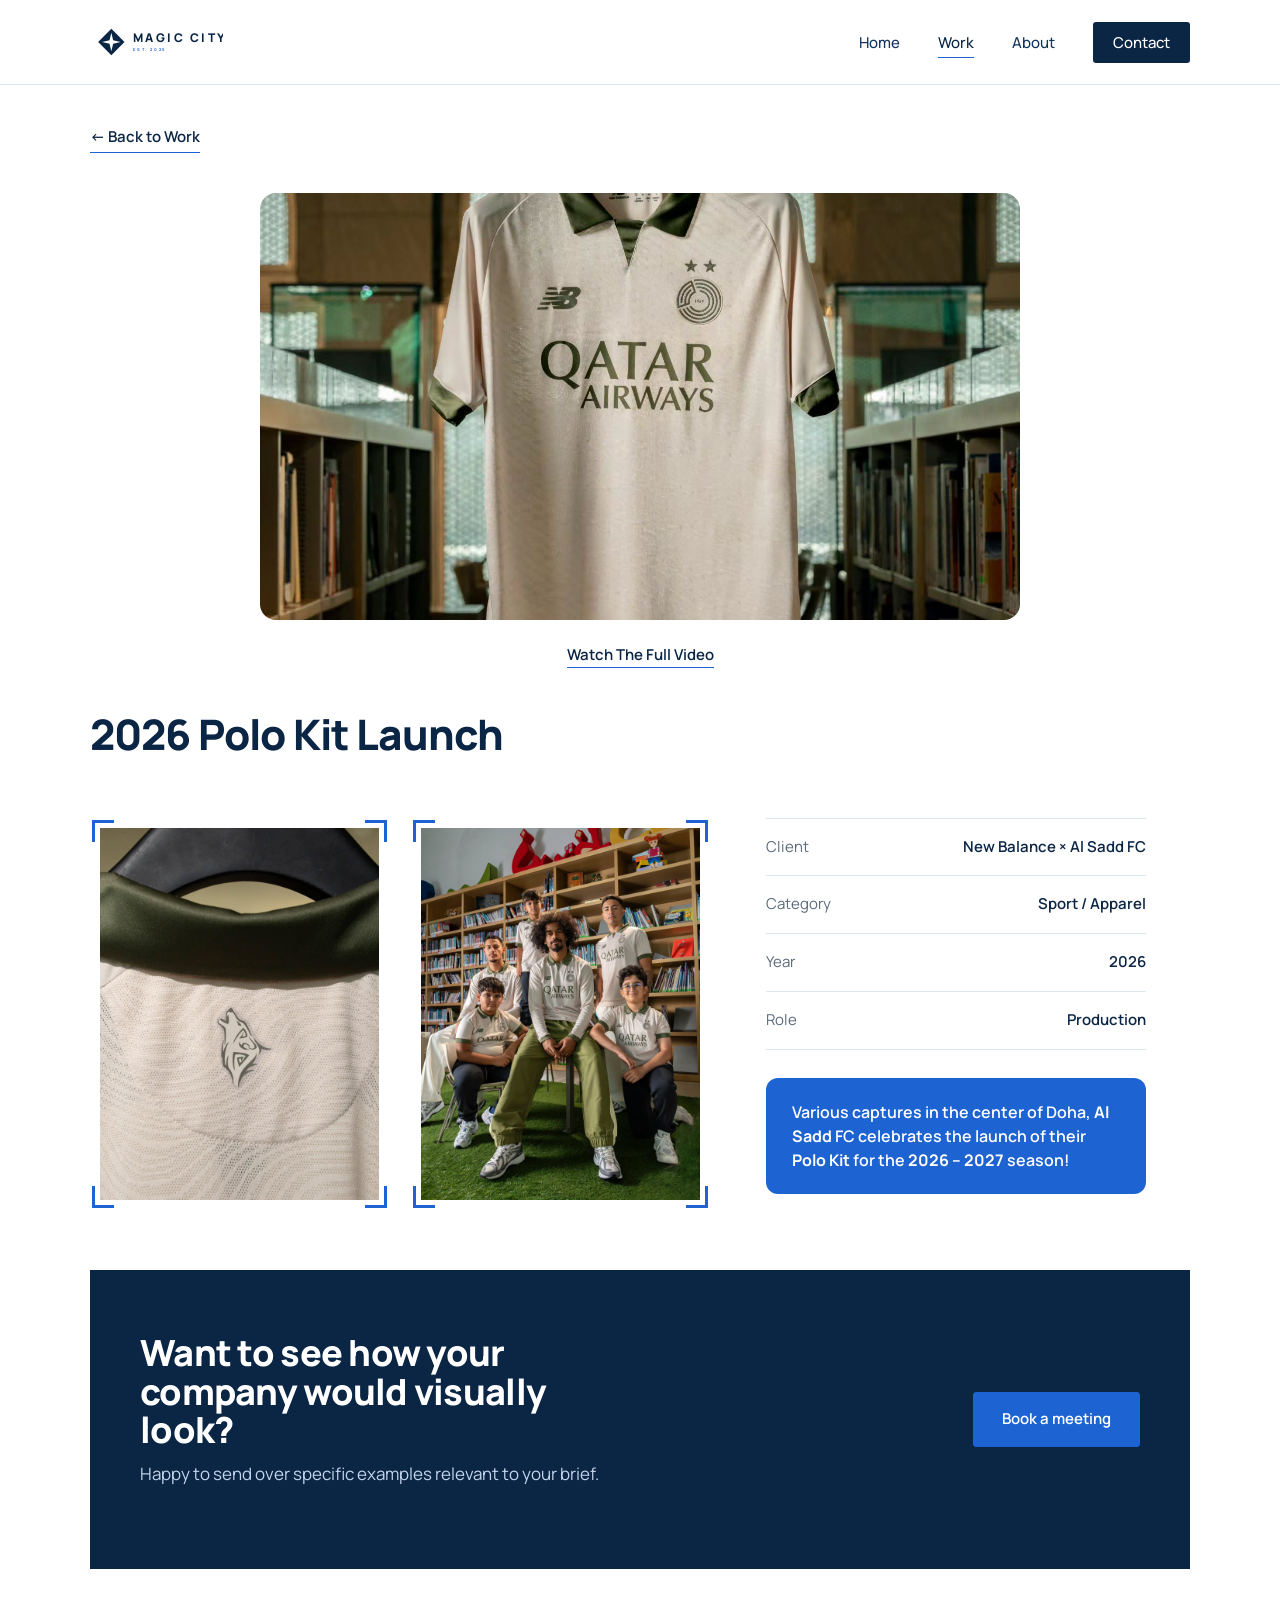
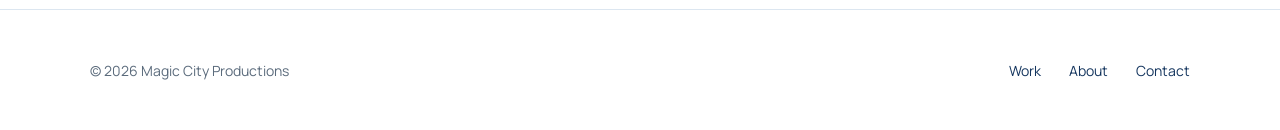
<file: work-alsadd-polo.html>
<!DOCTYPE html>
<html lang="en">
<head>
<meta charset="UTF-8">
<meta name="viewport" content="width=device-width, initial-scale=1.0">
<title>New Balance × Al Sadd FC — 2026 Polo Kit Launch — Magic City</title>
<link rel="stylesheet" href="style.css">
<link rel="icon" type="image/svg+xml" href="images/favicon.svg">
<link rel="icon" type="image/png" sizes="32x32" href="images/favicon-32.png">
<link rel="apple-touch-icon" href="images/apple-touch-icon.png">
</head>
<body>

<header class="site">
  <nav class="wrap">
    <a href="index.html" class="brand" aria-label="Magic City — Home">
      <svg class="nav-logo" viewBox="0 0 400 120" role="img" aria-label="Magic City">
        <title>Magic City</title>
        <g transform="translate(22 18) scale(0.84)">
          <path fill="#0B2545" fill-rule="evenodd" d="M50 3 L97 50 L50 97 L3 50 Z M50 17 L56.5 43.5 L83 50 L56.5 56.5 L50 83 L43.5 56.5 L17 50 L43.5 43.5 Z"></path>
        </g>
        <text x="128" y="59" fill="#0B2545" font-family="Manrope, 'Helvetica Neue', Arial, sans-serif" font-weight="800" font-size="36" letter-spacing="7.6">MAGIC CITY</text>
        <text x="130" y="86" fill="#1D63D1" font-family="Manrope, 'Helvetica Neue', Arial, sans-serif" font-weight="700" font-size="12" letter-spacing="4.8">EST. 2025</text>
      </svg>
    </a>
    <ul class="navlinks">
      <li><a href="index.html">Home</a></li>
      <li><a href="work.html" class="active">Work</a></li>
      <li><a href="about.html">About</a></li>
      <li class="dropdown">
        <a href="contact.html" class="cta">Contact</a>
        <div class="dropdown-panel">
          <div class="row"><span class="label">Email</span><a class="value" href="mailto:jbamboukian99@gmail.com">jbamboukian99@gmail.com</a></div>
          <div class="row"><span class="label">Phone</span><a class="value" href="tel:+96170124567">+961 70 124 567</a></div>
          <div class="row"><span class="label">Based In</span><span class="value">Lebanon</span></div>
          <div class="row"><span class="label">Response Time</span><span class="value">Same Day!</span></div>
        </div>
      </li>
    </ul>
    <button class="nav-toggle" type="button" aria-label="Toggle menu" aria-expanded="false">
      <span></span><span></span><span></span>
    </button>
  </nav>
</header>

<section class="wrap" style="padding-bottom: 0;">
  <a href="work.html" class="textlink" style="padding-top: 40px; display:inline-block;">← Back to Work</a>

  <div class="project-hero">
    <img src="images/alsadd-polo-hero.jpg" alt="New Balance × Al Sadd FC 2026 polo kit hanging in the library archway" loading="lazy">
  </div>

  <div style="text-align:center; margin-top:20px;">
    <a href="https://www.instagram.com/reel/DdOgrNDxCWs/?utm_source=ig_web_copy_link&stkn=MzRlODBiNWFlZA==" class="textlink" target="_blank" rel="noopener">Watch The Full Video</a>
  </div>

  <div class="project-head">
    <h1>2026 Polo Kit Launch</h1>
  </div>

  <div class="clip-section">
    <div class="clip-gallery">
      <div class="clip-thumb">
        <span class="corner tl"></span>
        <span class="corner tr"></span>
        <span class="corner bl"></span>
        <span class="corner br"></span>
        <img src="images/alsadd-polo-badge.jpg" alt="Close-up of the Al Sadd wolf badge on the 2026 polo kit" loading="lazy">
      </div>
      <div class="clip-thumb">
        <span class="corner tl"></span>
        <span class="corner tr"></span>
        <span class="corner bl"></span>
        <span class="corner br"></span>
        <img src="images/alsadd-polo-group.jpg" alt="Al Sadd players and young fans wearing the 2026 polo kit" loading="lazy">
      </div>
    </div>
    <div class="clip-side">
      <div class="credentials" style="margin-top:0;">
        <div class="credential-row"><span>Client</span><span>New Balance × Al Sadd FC</span></div>
        <div class="credential-row"><span>Category</span><span>Sport / Apparel</span></div>
        <div class="credential-row"><span>Year</span><span>2026</span></div>
        <div class="credential-row"><span>Role</span><span>Production</span></div>
      </div>
      <div class="clip-callout">
        <p>Various captures in the center of Doha, <strong>Al Sadd</strong> FC celebrates the launch of their <strong>Polo Kit</strong> for the <strong>2026 – 2027</strong> season!</p>
      </div>
    </div>
  </div>
</section>

<section class="wrap" style="padding-top:60px;">
  <div class="cta-strip">
    <div class="flex">
      <div>
        <h2>Want to see how your company would visually look?</h2>
        <p>Happy to send over specific examples relevant to your brief.</p>
      </div>
      <a href="contact.html" class="btn">Book a meeting</a>
    </div>
  </div>
</section>

<footer class="site">
  <div class="wrap">
    <div class="small">© 2026 Magic City Productions</div>
    <ul class="flinks">
      <li><a href="work.html">Work</a></li>
      <li><a href="about.html">About</a></li>
      <li><a href="contact.html">Contact</a></li>
    </ul>
  </div>
</footer>

<script src="main.js" defer></script>
</body>
</html>
</file>
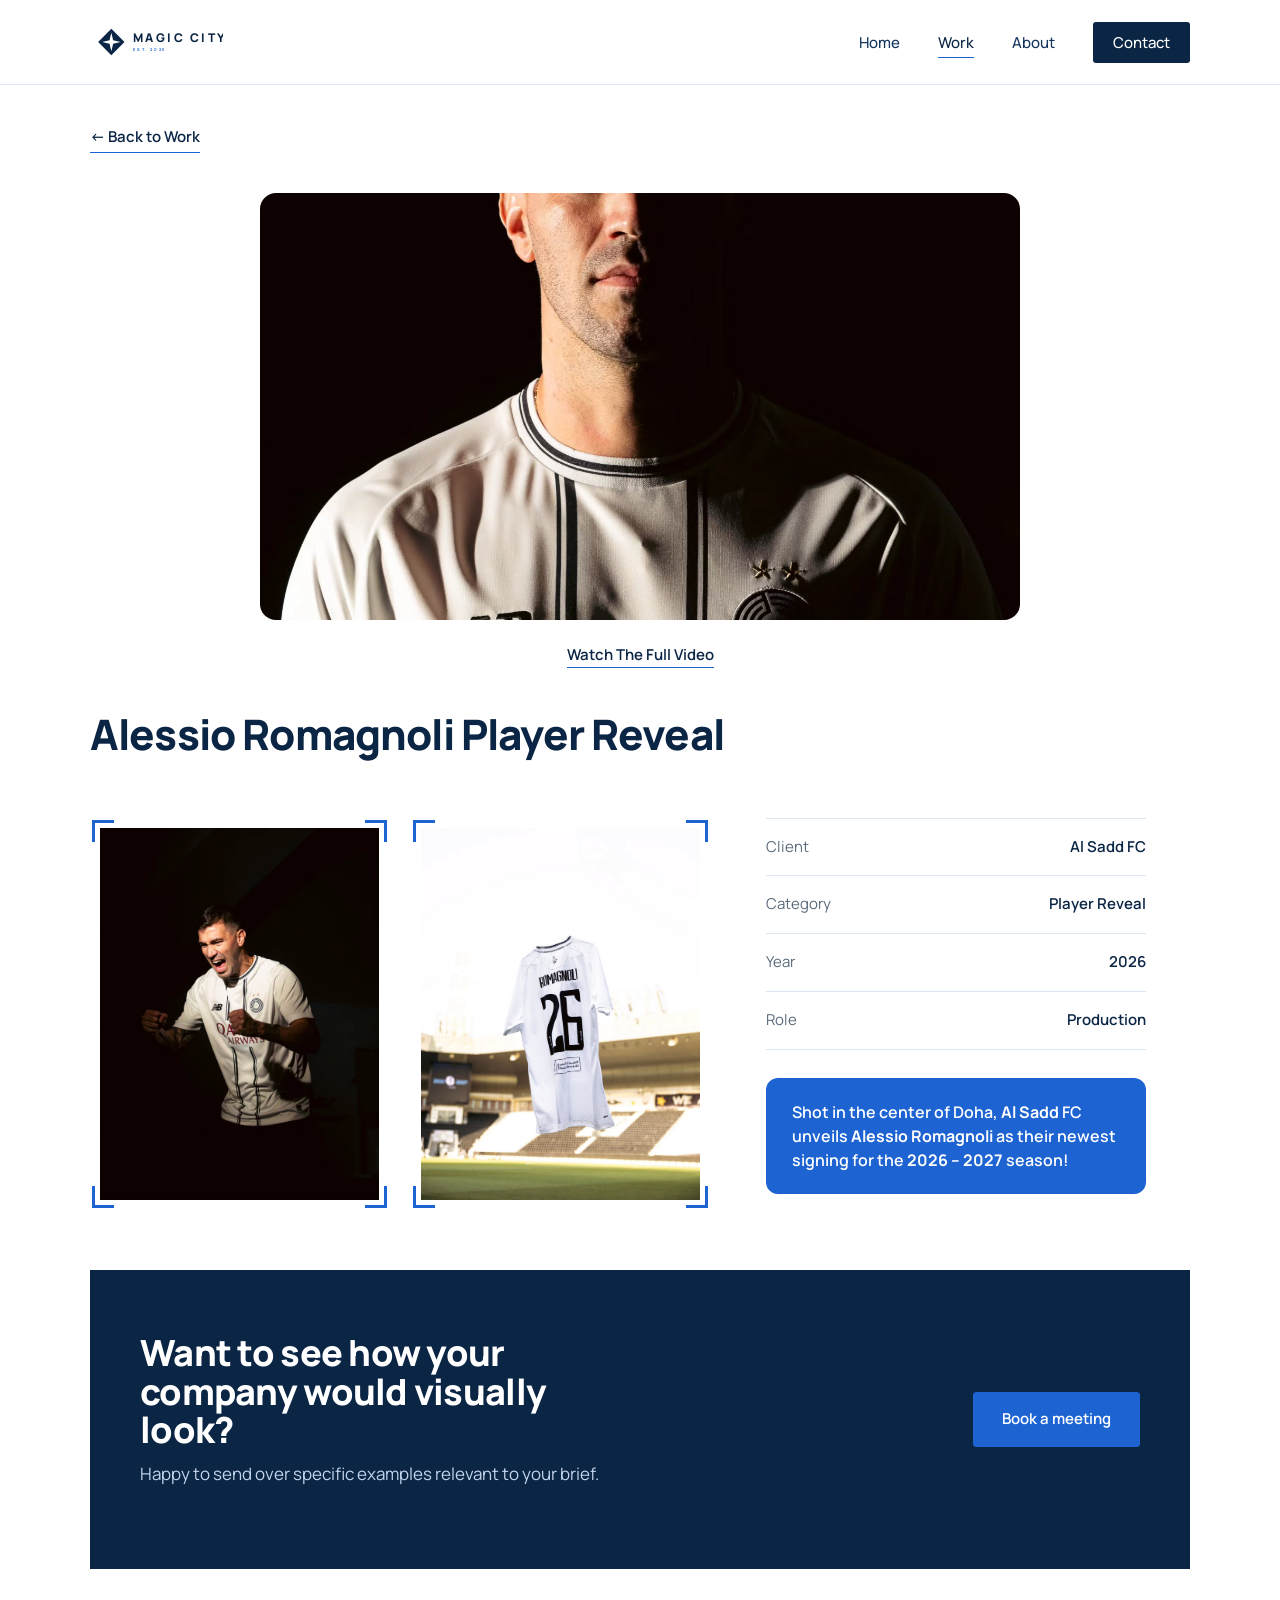
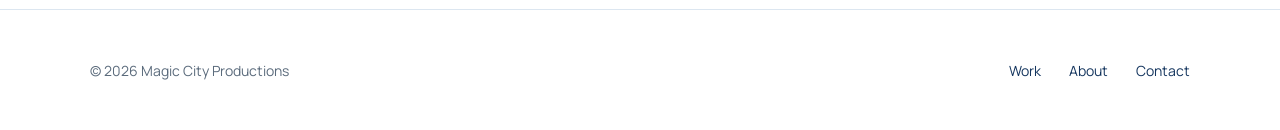
<file: work-alsadd-romagnoli.html>
<!DOCTYPE html>
<html lang="en">
<head>
<meta charset="UTF-8">
<meta name="viewport" content="width=device-width, initial-scale=1.0">
<title>Alessio Romagnoli Player Reveal — Al Sadd FC — Magic City</title>
<link rel="stylesheet" href="style.css">
<link rel="icon" type="image/svg+xml" href="images/favicon.svg">
<link rel="icon" type="image/png" sizes="32x32" href="images/favicon-32.png">
<link rel="apple-touch-icon" href="images/apple-touch-icon.png">
</head>
<body>

<header class="site">
  <nav class="wrap">
    <a href="index.html" class="brand" aria-label="Magic City — Home">
      <svg class="nav-logo" viewBox="0 0 400 120" role="img" aria-label="Magic City">
        <title>Magic City</title>
        <g transform="translate(22 18) scale(0.84)">
          <path fill="#0B2545" fill-rule="evenodd" d="M50 3 L97 50 L50 97 L3 50 Z M50 17 L56.5 43.5 L83 50 L56.5 56.5 L50 83 L43.5 56.5 L17 50 L43.5 43.5 Z"></path>
        </g>
        <text x="128" y="59" fill="#0B2545" font-family="Manrope, 'Helvetica Neue', Arial, sans-serif" font-weight="800" font-size="36" letter-spacing="7.6">MAGIC CITY</text>
        <text x="130" y="86" fill="#1D63D1" font-family="Manrope, 'Helvetica Neue', Arial, sans-serif" font-weight="700" font-size="12" letter-spacing="4.8">EST. 2025</text>
      </svg>
    </a>
    <ul class="navlinks">
      <li><a href="index.html">Home</a></li>
      <li><a href="work.html" class="active">Work</a></li>
      <li><a href="about.html">About</a></li>
      <li class="dropdown">
        <a href="contact.html" class="cta">Contact</a>
        <div class="dropdown-panel">
          <div class="row"><span class="label">Email</span><a class="value" href="mailto:jbamboukian99@gmail.com">jbamboukian99@gmail.com</a></div>
          <div class="row"><span class="label">Phone</span><a class="value" href="tel:+96170124567">+961 70 124 567</a></div>
          <div class="row"><span class="label">Based In</span><span class="value">Lebanon</span></div>
          <div class="row"><span class="label">Response Time</span><span class="value">Same Day!</span></div>
        </div>
      </li>
    </ul>
    <button class="nav-toggle" type="button" aria-label="Toggle menu" aria-expanded="false">
      <span></span><span></span><span></span>
    </button>
  </nav>
</header>

<section class="wrap" style="padding-bottom: 0;">
  <a href="work.html" class="textlink" style="padding-top: 40px; display:inline-block;">← Back to Work</a>

  <div class="project-hero">
    <img src="images/alsadd-romagnoli-hero.jpg" alt="Alessio Romagnoli portrait for his Al Sadd FC player reveal" loading="lazy">
  </div>

  <div style="text-align:center; margin-top:20px;">
    <a href="https://www.instagram.com/reel/Dc1g3w-xe5b/?utm_source=ig_web_copy_link&stkn=MzRlODBiNWFlZA==" class="textlink" target="_blank" rel="noopener">Watch The Full Video</a>
  </div>

  <div class="project-head">
    <h1>Alessio Romagnoli Player Reveal</h1>
  </div>

  <div class="clip-section">
    <div class="clip-gallery">
      <div class="clip-thumb">
        <span class="corner tl"></span>
        <span class="corner tr"></span>
        <span class="corner bl"></span>
        <span class="corner br"></span>
        <img src="images/alsadd-romagnoli-celebrate.jpg" alt="Alessio Romagnoli celebrating in his Al Sadd FC kit" loading="lazy">
      </div>
      <div class="clip-thumb">
        <span class="corner tl"></span>
        <span class="corner tr"></span>
        <span class="corner bl"></span>
        <span class="corner br"></span>
        <img src="images/alsadd-romagnoli-jersey.jpg" alt="Romagnoli's number 26 Al Sadd FC jersey in the stadium" loading="lazy">
      </div>
    </div>
    <div class="clip-side">
      <div class="credentials" style="margin-top:0;">
        <div class="credential-row"><span>Client</span><span>Al Sadd FC</span></div>
        <div class="credential-row"><span>Category</span><span>Player Reveal</span></div>
        <div class="credential-row"><span>Year</span><span>2026</span></div>
        <div class="credential-row"><span>Role</span><span>Production</span></div>
      </div>
      <div class="clip-callout">
        <p>Shot in the center of Doha, <strong>Al Sadd</strong> FC unveils <strong>Alessio Romagnoli</strong> as their newest signing for the <strong>2026 – 2027</strong> season!</p>
      </div>
    </div>
  </div>
</section>

<section class="wrap" style="padding-top:60px;">
  <div class="cta-strip">
    <div class="flex">
      <div>
        <h2>Want to see how your company would visually look?</h2>
        <p>Happy to send over specific examples relevant to your brief.</p>
      </div>
      <a href="contact.html" class="btn">Book a meeting</a>
    </div>
  </div>
</section>

<footer class="site">
  <div class="wrap">
    <div class="small">© 2026 Magic City Productions</div>
    <ul class="flinks">
      <li><a href="work.html">Work</a></li>
      <li><a href="about.html">About</a></li>
      <li><a href="contact.html">Contact</a></li>
    </ul>
  </div>
</footer>

<script src="main.js" defer></script>
</body>
</html>
</file>
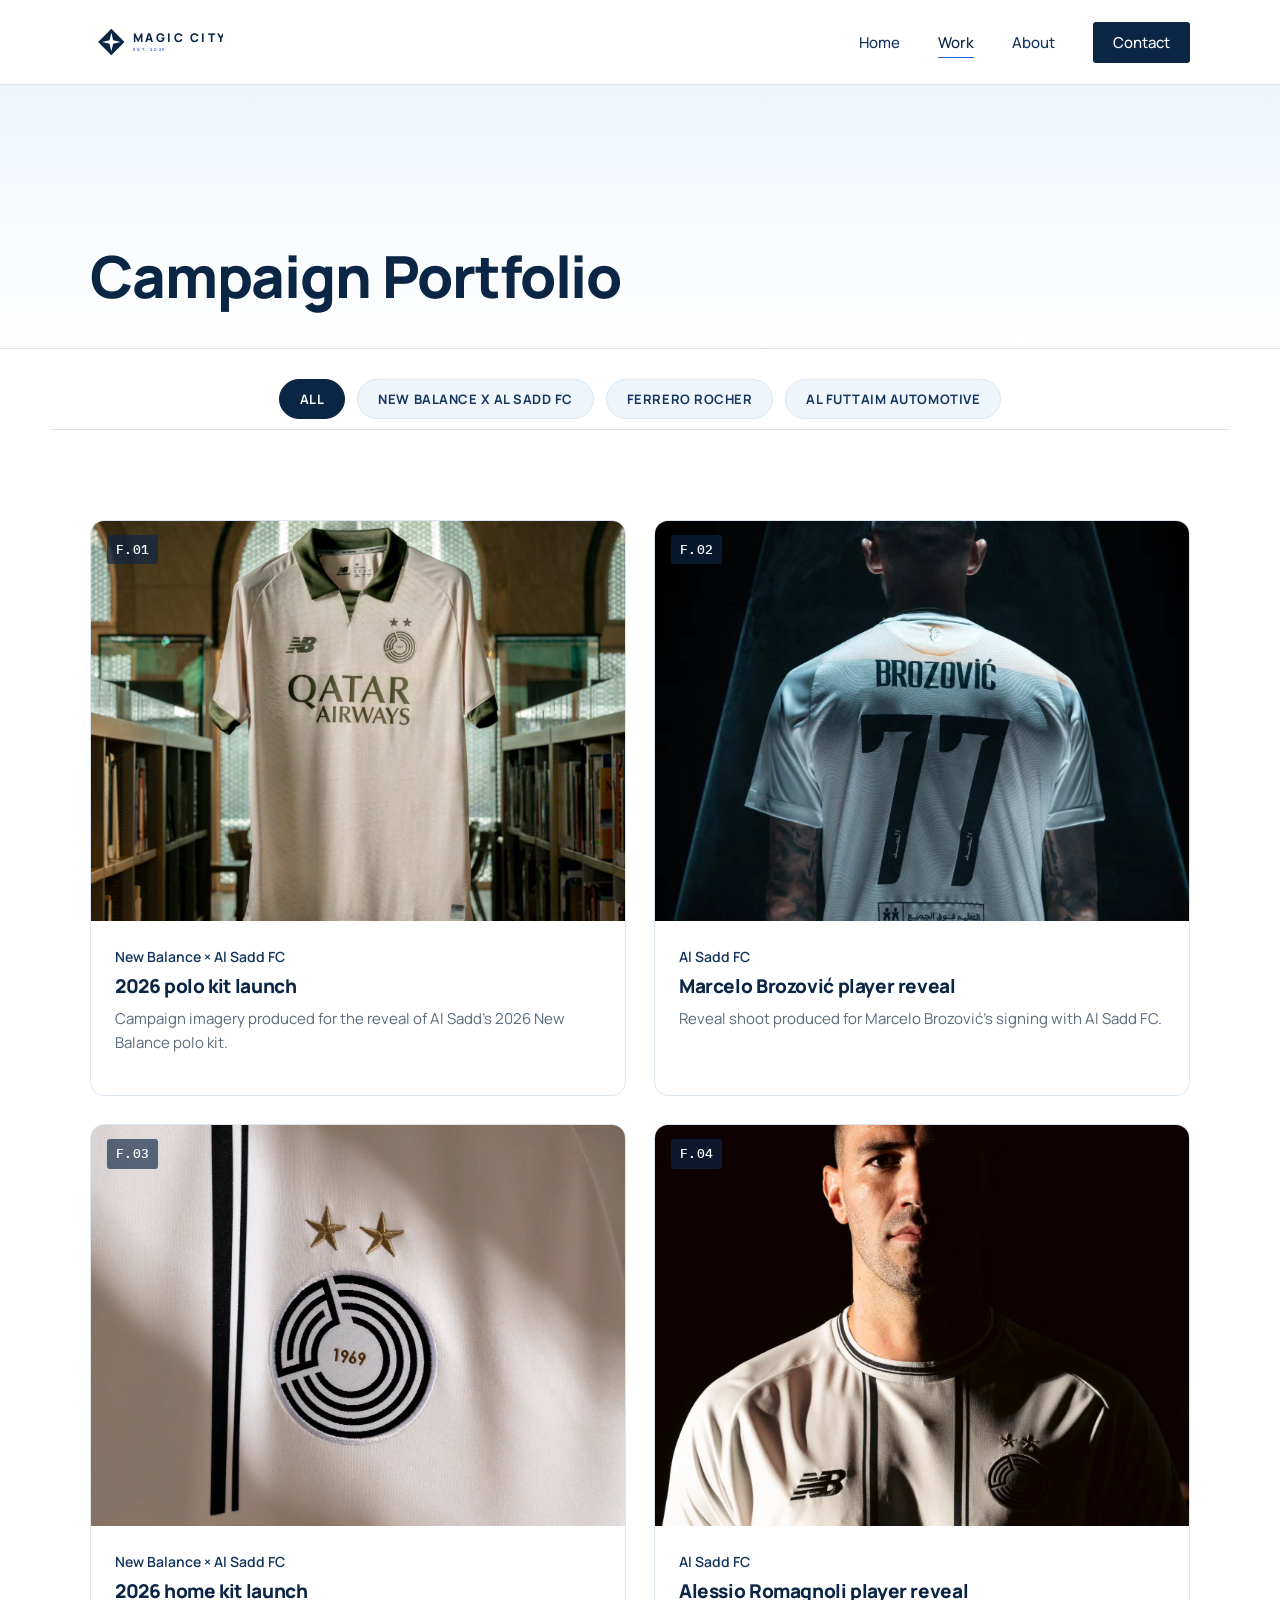
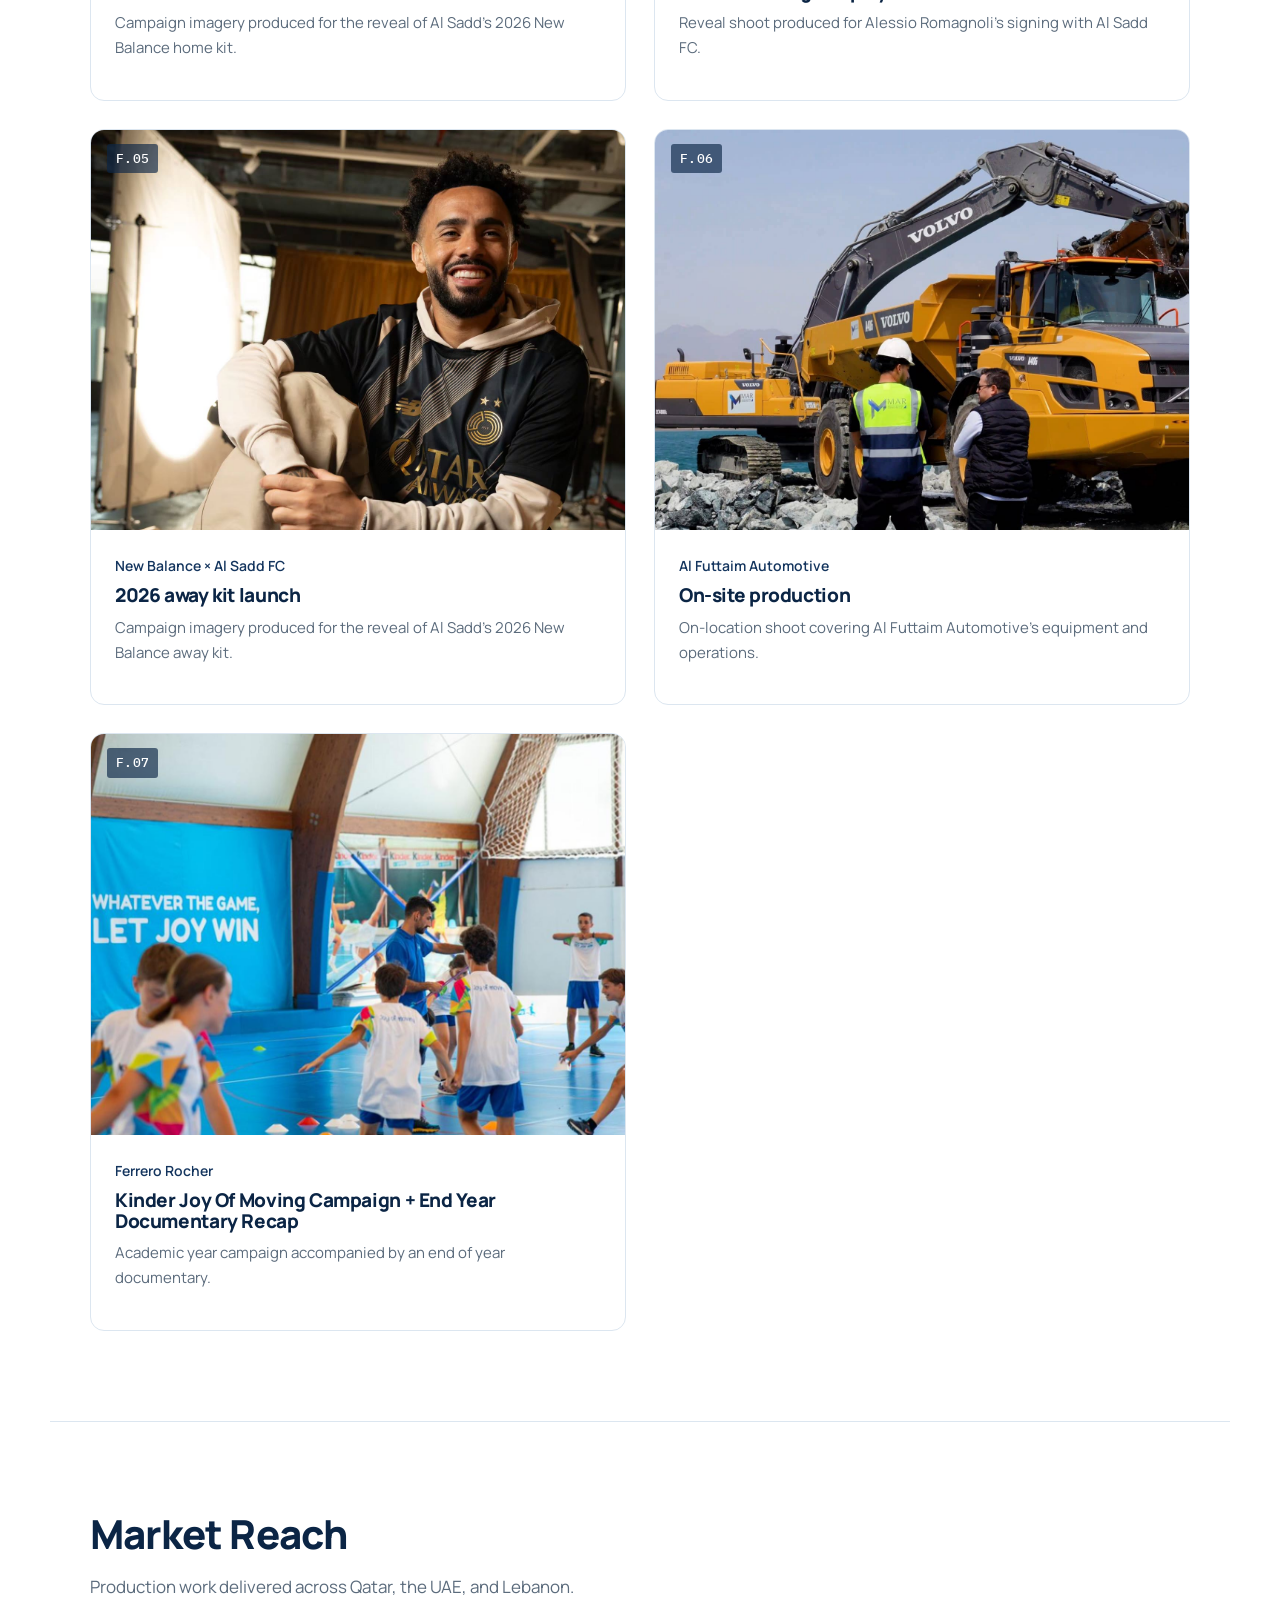
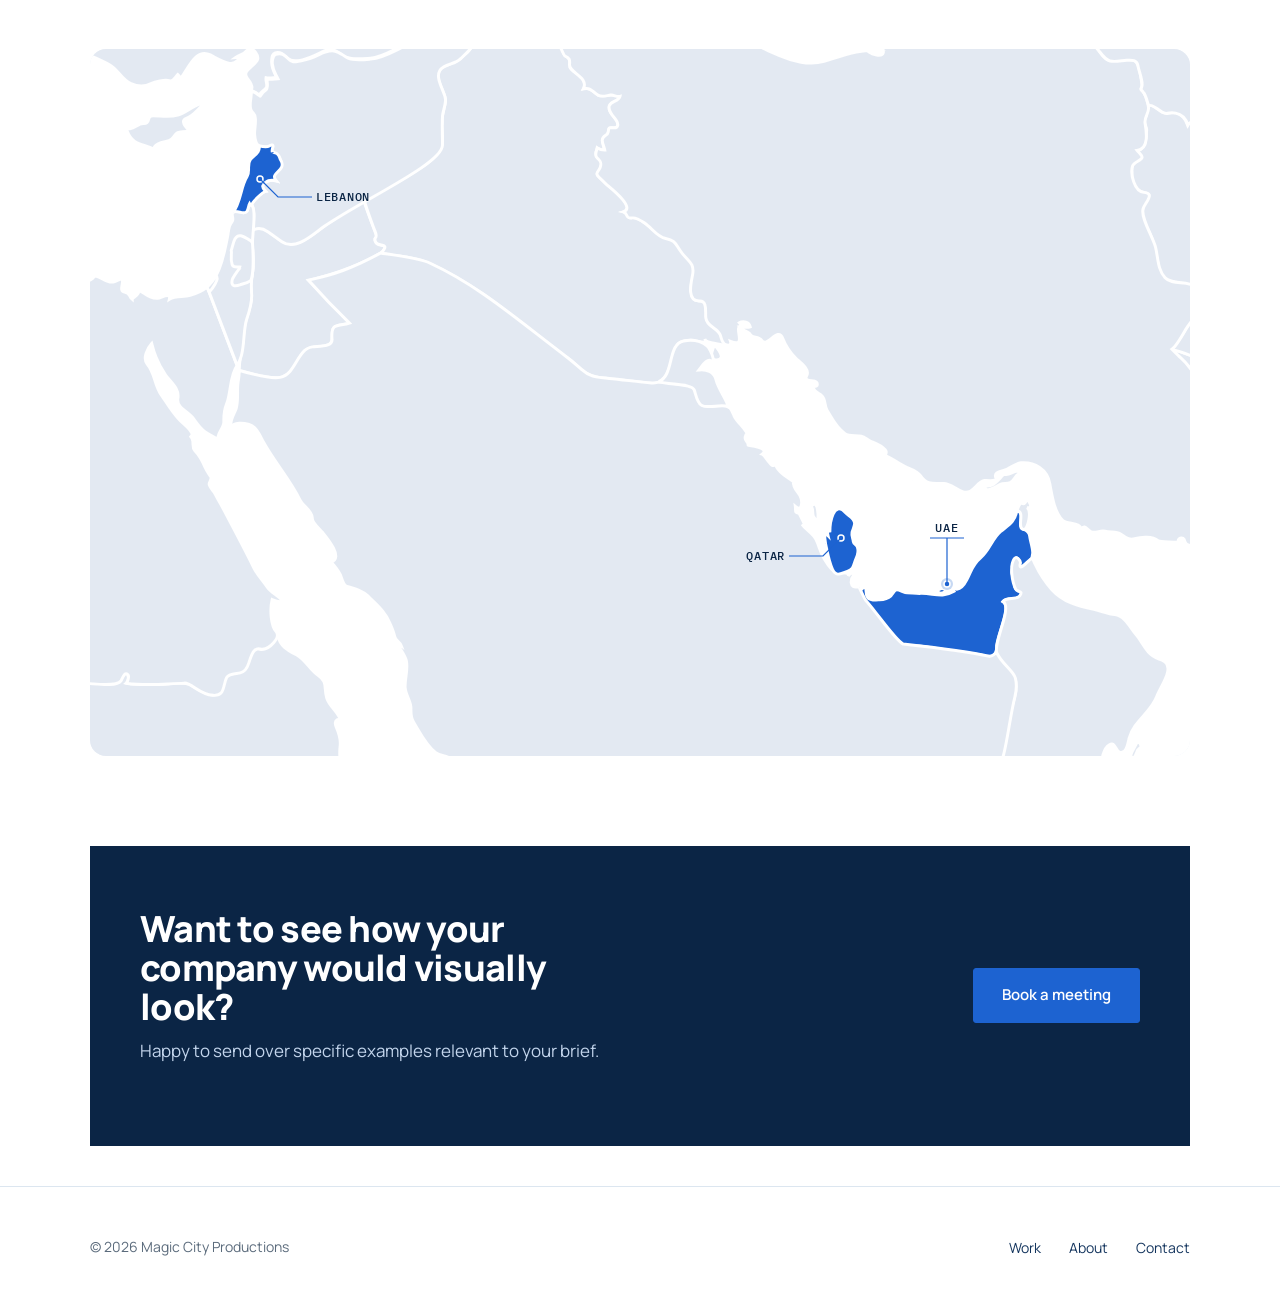
<file: work.html>
<!DOCTYPE html>
<html lang="en">
<head>
<meta charset="UTF-8">
<meta name="viewport" content="width=device-width, initial-scale=1.0">
<title>Work — Magic City</title>
<link rel="stylesheet" href="style.css">
<link rel="icon" type="image/svg+xml" href="images/favicon.svg">
<link rel="icon" type="image/png" sizes="32x32" href="images/favicon-32.png">
<link rel="apple-touch-icon" href="images/apple-touch-icon.png">
</head>
<body>

<header class="site">
  <nav class="wrap">
    <a href="index.html" class="brand" aria-label="Magic City — Home">
      <svg class="nav-logo" viewBox="0 0 400 120" role="img" aria-label="Magic City">
        <title>Magic City</title>
        <g transform="translate(22 18) scale(0.84)">
          <path fill="#0B2545" fill-rule="evenodd" d="M50 3 L97 50 L50 97 L3 50 Z M50 17 L56.5 43.5 L83 50 L56.5 56.5 L50 83 L43.5 56.5 L17 50 L43.5 43.5 Z"></path>
        </g>
        <text x="128" y="59" fill="#0B2545" font-family="Manrope, 'Helvetica Neue', Arial, sans-serif" font-weight="800" font-size="36" letter-spacing="7.6">MAGIC CITY</text>
        <text x="130" y="86" fill="#1D63D1" font-family="Manrope, 'Helvetica Neue', Arial, sans-serif" font-weight="700" font-size="12" letter-spacing="4.8">EST. 2025</text>
      </svg>
    </a>
    <ul class="navlinks">
      <li><a href="index.html">Home</a></li>
      <li><a href="work.html" class="active">Work</a></li>
      <li><a href="about.html">About</a></li>
      <li class="dropdown">
        <a href="contact.html" class="cta">Contact</a>
        <div class="dropdown-panel">
          <div class="row"><span class="label">Email</span><a class="value" href="mailto:jbamboukian99@gmail.com">jbamboukian99@gmail.com</a></div>
          <div class="row"><span class="label">Phone</span><a class="value" href="tel:+96170124567">+961 70 124 567</a></div>
          <div class="row"><span class="label">Based In</span><span class="value">Lebanon</span></div>
          <div class="row"><span class="label">Response Time</span><span class="value">Same Day!</span></div>
        </div>
      </li>
    </ul>
    <button class="nav-toggle" type="button" aria-label="Toggle menu" aria-expanded="false">
      <span></span><span></span><span></span>
    </button>
  </nav>
</header>

<section class="hero" style="padding-bottom: 40px;">
  <div class="wrap" style="padding-top: 70px;">
    <h1 style="max-width: 16ch;">Campaign Portfolio</h1>
  </div>
</section>

<section class="wrap" style="padding-top:0; padding-bottom:0;">
  <div class="filter-row" role="tablist" aria-label="Filter work by brand">
    <button class="filter-chip active" data-filter="all" type="button">All</button>
    <button class="filter-chip" data-filter="newbalance-alsadd" type="button">New Balance X Al Sadd FC</button>
    <button class="filter-chip" data-filter="ferrero" type="button">Ferrero Rocher</button>
    <button class="filter-chip" data-filter="al-futtaim" type="button">Al Futtaim Automotive</button>
  </div>
</section>

<section class="rule-top wrap">
  <div class="work-grid">
    <a href="work-alsadd-polo.html" class="work-card" data-brand="newbalance-alsadd">
      <div class="thumb">
        <span class="frame-num">F.01</span>
        <img src="images/alsadd-polo-hero.jpg" alt="New Balance × Al Sadd FC 2026 polo kit" loading="lazy">
      </div>
      <div class="info">
        <span class="client-name">New Balance × Al Sadd FC</span>
        <h3>2026 polo kit launch</h3>
        <p>Campaign imagery produced for the reveal of Al Sadd's 2026 New Balance polo kit.</p>
      </div>
    </a>
    <a href="work-alsadd-brozovic.html" class="work-card" data-brand="newbalance-alsadd">
      <div class="thumb">
        <span class="frame-num">F.02</span>
        <img src="images/alsadd-brozovic-hero.jpg" alt="Marcelo Brozović player reveal for Al Sadd FC" loading="lazy">
      </div>
      <div class="info">
        <span class="client-name">Al Sadd FC</span>
        <h3>Marcelo Brozović player reveal</h3>
        <p>Reveal shoot produced for Marcelo Brozović's signing with Al Sadd FC.</p>
      </div>
    </a>
    <a href="work-alsadd-home.html" class="work-card" data-brand="newbalance-alsadd">
      <div class="thumb">
        <span class="frame-num">F.03</span>
        <img src="images/alsadd-home-2026.jpg" alt="New Balance × Al Sadd FC 2026 home kit" loading="lazy">
      </div>
      <div class="info">
        <span class="client-name">New Balance × Al Sadd FC</span>
        <h3>2026 home kit launch</h3>
        <p>Campaign imagery produced for the reveal of Al Sadd's 2026 New Balance home kit.</p>
      </div>
    </a>
    <a href="work-alsadd-romagnoli.html" class="work-card" data-brand="newbalance-alsadd">
      <div class="thumb">
        <span class="frame-num">F.04</span>
        <img src="images/alsadd-romagnoli-hero.jpg" alt="Alessio Romagnoli player reveal for Al Sadd FC" loading="lazy">
      </div>
      <div class="info">
        <span class="client-name">Al Sadd FC</span>
        <h3>Alessio Romagnoli player reveal</h3>
        <p>Reveal shoot produced for Alessio Romagnoli's signing with Al Sadd FC.</p>
      </div>
    </a>
    <a href="work-alsadd-away.html" class="work-card" data-brand="newbalance-alsadd">
      <div class="thumb">
        <span class="frame-num">F.05</span>
        <img src="images/alsadd-away-2026.jpg" alt="New Balance × Al Sadd FC 2026 away kit" loading="lazy" style="object-position: center 12%;">
      </div>
      <div class="info">
        <span class="client-name">New Balance × Al Sadd FC</span>
        <h3>2026 away kit launch</h3>
        <p>Campaign imagery produced for the reveal of Al Sadd's 2026 New Balance away kit.</p>
      </div>
    </a>
    <a href="work-al-futtaim.html" class="work-card" data-brand="al-futtaim">
      <div class="thumb">
        <span class="frame-num">F.06</span>
        <img src="images/al-futtaim-2025.jpg" alt="Al Futtaim Automotive on-site production" loading="lazy">
      </div>
      <div class="info">
        <span class="client-name">Al Futtaim Automotive</span>
        <h3>On-site production</h3>
        <p>On-location shoot covering Al Futtaim Automotive's equipment and operations.</p>
      </div>
    </a>
    <div class="work-card" data-brand="ferrero">
      <div class="thumb">
        <span class="frame-num">F.07</span>
        <img src="images/kinder-jom-2025.jpg" alt="Kinder Joy of Moving program" loading="lazy">
      </div>
      <div class="info">
        <span class="client-name">Ferrero Rocher</span>
        <h3>Kinder Joy Of Moving Campaign + End Year Documentary Recap</h3>
        <p>Academic year campaign accompanied by an end of year documentary.</p>
      </div>
    </div>
  </div>
</section>

<script>
(function () {
  var chips = document.querySelectorAll('.filter-chip');
  var cards = document.querySelectorAll('.work-card');
  chips.forEach(function (chip) {
    chip.addEventListener('click', function () {
      chips.forEach(function (c) { c.classList.remove('active'); });
      chip.classList.add('active');
      var filter = chip.getAttribute('data-filter');
      cards.forEach(function (card) {
        var brands = (card.getAttribute('data-brand') || '').split(' ');
        var show = filter === 'all' || brands.indexOf(filter) !== -1;
        card.classList.toggle('is-hidden', !show);
      });
    });
  });
})();
</script>

<section class="rule-top wrap">
  <div class="section-head">
    <h2>Market Reach</h2>
    <p>Production work delivered across Qatar, the UAE, and Lebanon.</p>
  </div>
  <div class="market-map">
    <div class="market-map-inner">
      <img src="images/world-map.svg" alt="Map highlighting Qatar, the UAE, and Lebanon" loading="lazy">

      <svg class="pin" style="left: calc(15.45% - 3px); top: calc(18.40% - 3px);" viewBox="0 0 170 75">
        <circle class="dot-glow" cx="3" cy="3" r="6"></circle>
        <circle class="dot-core" cx="3" cy="3" r="3"></circle>
        <path class="lead-line" d="M3,3 L21,21 L55,21"></path>
        <text class="pin-label" x="59" y="25">LEBANON</text>
      </svg>

      <svg class="pin" style="left: calc(68.26% - 167px); top: calc(69.24% - 3px);" viewBox="0 0 170 75">
        <circle class="dot-glow" cx="167" cy="3" r="6"></circle>
        <circle class="dot-core" cx="167" cy="3" r="3"></circle>
        <path class="lead-line" d="M167,3 L149,21 L115,21"></path>
        <text class="pin-label" x="111" y="25" text-anchor="end">QATAR</text>
      </svg>

      <svg class="pin" style="left: calc(77.95% - 85px); top: calc(75.69% - 72px);" viewBox="0 0 170 75">
        <circle class="dot-glow" cx="85" cy="72" r="6"></circle>
        <circle class="dot-core" cx="85" cy="72" r="3"></circle>
        <path class="lead-line" d="M85,72 L85,26 M68,26 L102,26"></path>
        <text class="pin-label" x="85" y="20" text-anchor="middle">UAE</text>
      </svg>
    </div>
  </div>
</section>

<section class="wrap" style="padding-top:0;">
  <div class="cta-strip">
    <div class="flex">
      <div>
        <h2>Want to see how your company would visually look?</h2>
        <p>Happy to send over specific examples relevant to your brief.</p>
      </div>
      <a href="contact.html" class="btn">Book a meeting</a>
    </div>
  </div>
</section>

<footer class="site">
  <div class="wrap">
    <div class="small">© 2026 Magic City Productions</div>
    <ul class="flinks">
      <li><a href="work.html">Work</a></li>
      <li><a href="about.html">About</a></li>
      <li><a href="contact.html">Contact</a></li>
    </ul>
  </div>
</footer>

<script src="main.js" defer></script>
</body>
</html>
</file>
<file: style.css>
@import url('https://fonts.googleapis.com/css2?family=Manrope:wght@400;500;600;700;800&family=IBM+Plex+Mono:wght@500&display=swap');

:root {
  --navy: #0B2545;
  --navy-2: #14355E;
  --blue: #1D63D1;
  --grey: #5B6B7C;
  --bg: #FFFFFF;
  --sky: #EEF5FB;
  --line: #DCE6F0;
  --max: 1180px;
}

* { box-sizing: border-box; }
html { scroll-behavior: smooth; }

body {
  margin: 0;
  background: var(--bg);
  color: var(--navy);
  font-family: 'Manrope', -apple-system, sans-serif;
  font-size: 17px;
  line-height: 1.65;
  -webkit-font-smoothing: antialiased;
}

h1, h2, h3 {
  font-family: 'Manrope', sans-serif;
  font-weight: 800;
  letter-spacing: -0.02em;
  line-height: 1.08;
  margin: 0;
  color: var(--navy);
}

a { color: inherit; }
p { max-width: 60ch; color: var(--grey); }

.wrap { max-width: var(--max); margin: 0 auto; padding: 0 40px; }

/* ---------- NAV ---------- */
header.site {
  position: sticky;
  top: 0;
  background: rgba(255,255,255,0.9);
  backdrop-filter: blur(8px);
  border-bottom: 1px solid var(--line);
  z-index: 50;
}

nav.wrap {
  display: flex;
  align-items: center;
  justify-content: space-between;
  height: 84px;
}

.brand {
  display: flex;
  align-items: center;
  text-decoration: none;
  color: var(--navy);
}

.nav-logo {
  height: 40px;
  width: auto;
  display: block;
}

.navlinks {
  display: flex;
  gap: 38px;
  list-style: none;
  margin: 0;
  padding: 0;
  align-items: center;
}

.navlinks a {
  text-decoration: none;
  font-size: 15px;
  font-weight: 500;
  color: var(--navy-2);
  padding-bottom: 4px;
  border-bottom: 1px solid transparent;
  transition: color .15s, border-color .15s;
}

.navlinks a:hover,
.navlinks a.active {
  color: var(--navy);
  border-color: var(--blue);
}

.navlinks .cta {
  background: var(--navy);
  color: #fff;
  padding: 10px 20px;
  border-radius: 3px;
  border-bottom: none;
}

.navlinks .cta:hover {
  background: var(--blue);
  border-color: transparent;
  color: #fff;
}

.nav-toggle {
  display: none;
  flex-direction: column;
  justify-content: center;
  align-items: flex-end;
  gap: 5px;
  width: 32px;
  height: 32px;
  background: none;
  border: none;
  padding: 0;
  cursor: pointer;
}

.nav-toggle span {
  display: block;
  width: 100%;
  height: 2px;
  background: var(--navy);
  border-radius: 2px;
  transition: transform .2s ease, opacity .2s ease, width .2s ease;
}

.nav-toggle[aria-expanded="true"] span:nth-child(1) { transform: translateY(7px) rotate(45deg); width: 100%; }
.nav-toggle[aria-expanded="true"] span:nth-child(2) { opacity: 0; }
.nav-toggle[aria-expanded="true"] span:nth-child(3) { transform: translateY(-7px) rotate(-45deg); width: 100%; }

.navlinks .dropdown { position: relative; }

.dropdown-panel {
  position: absolute;
  top: 100%;
  left: 50%;
  transform: translateX(-50%) translateY(6px);
  margin-top: 12px;
  background: var(--navy);
  color: #fff;
  padding: 22px 24px;
  border-radius: 8px;
  width: 240px;
  box-shadow: 0 16px 34px rgba(11,37,69,0.28);
  opacity: 0;
  visibility: hidden;
  transition: opacity .15s ease, transform .15s ease, visibility .15s ease;
  z-index: 60;
}

.navlinks .dropdown:hover .dropdown-panel,
.navlinks .dropdown:focus-within .dropdown-panel {
  opacity: 1;
  visibility: visible;
  transform: translateX(-50%) translateY(0);
}

.dropdown-panel .row { margin-bottom: 14px; }
.dropdown-panel .row:last-child { margin-bottom: 0; }

.dropdown-panel .label {
  display: block;
  font-size: 11px;
  font-weight: 700;
  text-transform: uppercase;
  letter-spacing: 0.06em;
  color: #9FB4D1;
  margin-bottom: 4px;
}

.dropdown-panel .value {
  display: block;
  font-size: 14px;
  font-weight: 600;
  color: #fff;
  text-decoration: none;
}

.dropdown-panel a.value:hover { color: var(--blue); }

/* ---------- HERO ---------- */
.hero {
  position: relative;
  overflow: hidden;
  background: linear-gradient(180deg, var(--sky) 0%, #FFFFFF 100%);
  border-bottom: 1px solid var(--line);
}

.hero-bg-video {
  position: absolute;
  inset: 0;
  width: 100%;
  height: 100%;
  object-fit: cover;
  opacity: 0.55;
  filter: brightness(0.9) saturate(1.15);
  pointer-events: none;
  z-index: 0;
}

.hero-video-overlay {
  position: absolute;
  inset: 0;
  z-index: 0;
  pointer-events: none;
  background: radial-gradient(ellipse 62% 58% at 50% 50%,
    #FFFFFF 0%,
    rgba(255,255,255,0.92) 32%,
    rgba(255,255,255,0.6) 52%,
    rgba(255,255,255,0.15) 74%,
    rgba(255,255,255,0) 100%);
}

.hero-inner {
  padding: 90px 0 0;
  display: grid;
  grid-template-columns: 1fr 1fr;
  gap: 60px;
  align-items: center;
}

/* logo-top / tagline-below hero */
.hero-lockup {
  position: relative;
  z-index: 1;
  padding: 140px 0;
  display: flex;
  flex-direction: column;
  justify-content: center;
  align-items: center;
  gap: 32px;
  text-align: center;
}

.hero-lockup .wordmark {
  font-family: 'Manrope', sans-serif;
  font-weight: 800;
  font-size: clamp(28px, 4vw, 44px);
  letter-spacing: 0.22em;
  line-height: 1.15;
  color: var(--navy);
  text-transform: uppercase;
}

.hero-tagline {
  width: 100%;
  max-width: 620px;
}

.hero .hero-tagline h1 {
  font-family: 'Manrope', sans-serif;
  font-weight: 800;
  font-size: clamp(18px, 2.4vw, 26px);
  line-height: 1.35;
  color: var(--navy);
  text-transform: uppercase;
  letter-spacing: 0.01em;
  max-width: none;
}

.hero-tagline p {
  margin: 16px auto 0;
  font-size: 17px;
  font-weight: 500;
  color: var(--navy-2);
  line-height: 1.5;
  max-width: 44ch;
}

.hero-tagline .actions {
  margin-top: 30px;
  display: flex;
  gap: 16px;
  justify-content: center;
  flex-wrap: wrap;
}

.hero-copy .eyebrow {
  font-size: 14px;
  font-weight: 700;
  color: var(--blue);
  margin-bottom: 18px;
  display: block;
}

.frame-num {
  font-family: 'IBM Plex Mono', monospace;
  font-size: 13px;
  font-weight: 500;
  color: var(--blue);
  letter-spacing: 0.02em;
}

.hero h1 {
  font-size: clamp(38px, 5vw, 58px);
  max-width: 12ch;
}

.hero .lede {
  margin-top: 22px;
  font-size: 18px;
  max-width: 44ch;
}

.hero .actions {
  margin-top: 32px;
  display: flex;
  gap: 16px;
  align-items: center;
}

.hero-image {
  aspect-ratio: 4/5;
  overflow: hidden;
}

.hero-image img {
  width: 100%;
  height: 100%;
  object-fit: cover;
  display: block;
}

.hero-caption {
  margin-top: 12px;
  font-size: 13px;
  font-weight: 600;
  color: var(--grey);
}

.hero-image.placeholder {
  background: linear-gradient(160deg, #DCEAF7 0%, #C3DAF0 100%);
  display: flex;
  align-items: center;
  justify-content: center;
  color: var(--navy-2);
  font-size: 14px;
  font-weight: 600;
  text-align: center;
  padding: 30px;
  border: 1px dashed #AFC7E0;
}

/* ---------- BUTTONS ---------- */
.btn {
  display: inline-block;
  padding: 14px 28px;
  background: var(--navy);
  color: #fff;
  text-decoration: none;
  font-size: 15px;
  font-weight: 600;
  border-radius: 3px;
  border: 1px solid var(--navy);
  transition: background .15s, color .15s, border-color .15s;
}

.btn:hover { background: var(--blue); border-color: var(--blue); }

.btn.ghost {
  background: transparent;
  color: var(--navy);
  border: 1px solid var(--line);
}

.btn.ghost:hover { border-color: var(--navy); }

.btn-sm {
  padding: 10px 22px;
  font-size: 14px;
  background: var(--blue);
  border-color: var(--blue);
}

.btn-sm:hover { background: var(--navy); border-color: var(--navy); }

.journey-cta {
  margin-top: 56px;
  display: flex;
  justify-content: center;
}

.textlink {
  font-size: 15px;
  font-weight: 600;
  color: var(--navy);
  text-decoration: none;
  border-bottom: 1px solid var(--blue);
  padding-bottom: 2px;
}

/* ---------- CLIENT STRIP ---------- */
.clients {
  padding: 44px 0;
  border-bottom: 1px solid var(--line);
}

.clients .label {
  font-size: 13px;
  font-weight: 700;
  letter-spacing: 0.14em;
  text-transform: uppercase;
  color: var(--blue);
  text-align: center;
  margin-bottom: 22px;
}

.client-row {
  display: flex;
  gap: 0;
  flex-wrap: wrap;
  align-items: center;
  justify-content: center;
}

.client-row .name {
  position: relative;
  font-size: clamp(14px, 1.6vw, 19px);
  font-weight: 700;
  color: var(--navy-2);
  letter-spacing: 0.03em;
  text-transform: uppercase;
  padding: 6px 26px;
}

.client-row .name:not(:last-child)::after {
  content: '';
  position: absolute;
  right: 0;
  top: 50%;
  transform: translateY(-50%);
  width: 4px;
  height: 4px;
  border-radius: 50%;
  background: var(--line);
}

/* ---------- SECTIONS ---------- */
section { padding: 90px 0; }
.rule-top { border-top: 1px solid var(--line); }
.rule-top.wrap { padding-top: 90px; padding-bottom: 90px; }

.section-head {
  margin-bottom: 48px;
}

.section-head h2 {
  font-size: clamp(28px, 3.4vw, 40px);
  max-width: 18ch;
}

.section-head p { margin-top: 18px; font-size: 17px; max-width: 52ch; }

.section-head .eyebrow {
  display: block;
  font-size: 13px;
  font-weight: 700;
  letter-spacing: 0.14em;
  text-transform: uppercase;
  color: var(--blue);
  margin-bottom: 14px;
}

/* services roadmap */
.roadmap-label {
  font-family: 'IBM Plex Mono', monospace;
  font-size: 13px;
  font-weight: 500;
  letter-spacing: 0.08em;
  text-transform: uppercase;
  color: var(--grey);
  margin-bottom: 40px;
}

.roadmap {
  position: relative;
  display: flex;
  gap: 24px;
}

.roadmap-track {
  position: absolute;
  top: 23px;
  left: 5%;
  right: 5%;
  height: 2px;
  background: linear-gradient(90deg, var(--line) 0%, var(--blue) 50%, var(--line) 100%);
  z-index: 0;
}

.roadmap-stop {
  position: relative;
  z-index: 1;
  flex: 1 1 0;
  display: flex;
  flex-direction: column;
}

.roadmap-node {
  display: flex;
  align-items: center;
  justify-content: center;
  width: 46px;
  height: 46px;
  border-radius: 50%;
  background: var(--navy);
  color: #fff;
  font-family: 'IBM Plex Mono', monospace;
  font-size: 14px;
  font-weight: 600;
  box-shadow: 0 0 0 6px #fff;
  margin-bottom: 22px;
}

.roadmap-stop:nth-child(3) .roadmap-node,
.roadmap-stop:nth-child(5) .roadmap-node { background: var(--blue); }

.roadmap-stop h3 { font-size: 18px; }
.roadmap-stop p { margin-top: 8px; font-size: 15px; color: var(--grey); max-width: 26ch; }

/* featured work */
.feature {
  display: grid;
  grid-template-columns: 1fr 1fr;
  gap: 60px;
  align-items: center;
  background: var(--sky);
  padding: 50px;
}

.feature-image {
  aspect-ratio: 4/3;
  background: linear-gradient(160deg, #ffffff 0%, #D4E5F5 100%);
  border: 1px dashed #AFC7E0;
  display: flex;
  align-items: center;
  justify-content: center;
  color: var(--navy-2);
  font-size: 14px;
  font-weight: 600;
  text-align: center;
  padding: 30px;
}

.feature .tag {
  display: block;
  margin-bottom: 14px;
}

.feature h3 { font-size: 27px; max-width: 14ch; }
.feature p { margin-top: 16px; font-size: 16px; }

/* market reach map */
.market-map {
  background: var(--sky);
  border-radius: 16px;
  overflow: hidden;
}

.market-map-inner {
  position: relative;
}

.market-map-inner img {
  width: 100%;
  aspect-ratio: 224 / 144;
  display: block;
}

.pin {
  position: absolute;
  width: 170px;
  height: 75px;
  overflow: visible;
  pointer-events: none;
}

.pin .dot-glow { fill: var(--blue); opacity: 0.25; }
.pin .dot-core { fill: var(--blue); stroke: #fff; stroke-width: 1.5; }
.pin .lead-line { fill: none; stroke: var(--blue); stroke-width: 1.2; }
.pin .pin-label {
  font-family: 'IBM Plex Mono', monospace;
  font-size: 12.1px;
  font-weight: 500;
  fill: var(--navy);
  letter-spacing: 0.06em;
}

/* brand filter row */
.filter-row {
  display: flex;
  flex-wrap: wrap;
  justify-content: center;
  gap: 12px;
  padding: 30px 0 10px;
}

.filter-chip {
  font-family: 'Manrope', sans-serif;
  font-size: 13px;
  font-weight: 700;
  letter-spacing: 0.04em;
  text-transform: uppercase;
  color: var(--navy-2);
  background: var(--sky);
  border: 1px solid var(--line);
  border-radius: 999px;
  padding: 10px 20px;
  cursor: pointer;
  transition: background .15s, color .15s, border-color .15s;
}

.filter-chip:hover { border-color: var(--blue); color: var(--navy); }

.filter-chip.active {
  background: var(--navy);
  color: #fff;
  border-color: var(--navy);
}

/* work grid — framed card treatment */
.work-grid {
  display: grid;
  grid-template-columns: repeat(2, 1fr);
  gap: 28px;
}

.work-card.is-hidden { display: none; }

.work-card {
  display: block;
  text-decoration: none;
  color: inherit;
  border: 1.5px solid var(--line);
  border-radius: 14px;
  overflow: hidden;
  transition: background .15s, border-color .15s, box-shadow .15s;
}

.work-card:hover {
  background: var(--sky);
  border-color: var(--blue);
  box-shadow: 0 12px 28px rgba(29,99,209,0.16);
}
.work-card:hover .thumb img { opacity: 0.92; }

.work-card .thumb {
  aspect-ratio: 4/3;
  background: linear-gradient(160deg, #F3F8FC 0%, #DCEAF7 100%);
  position: relative;
  overflow: hidden;
}

.work-card .thumb img {
  width: 100%;
  height: 100%;
  object-fit: cover;
  display: block;
}

.work-card .thumb .frame-num {
  position: absolute;
  top: 14px;
  left: 16px;
  color: #fff;
  opacity: 1;
  background: rgba(11,37,69,0.65);
  padding: 4px 9px;
  border-radius: 3px;
}

.work-card .info { padding: 24px; }
.work-card .client-name { font-size: 14px; font-weight: 600; color: var(--navy-2); margin-bottom: 8px; display: block; }
.work-card h3 { font-size: 19px; }
.work-card p { margin-top: 10px; font-size: 15px; }

/* process */
.process {
  display: flex;
  gap: 20px;
  overflow-x: auto;
  scroll-snap-type: x proximity;
  padding-bottom: 6px;
}

.stage {
  flex: 1 1 220px;
  min-width: 220px;
  scroll-snap-align: start;
  background: #fff;
  border: 1px solid var(--line);
  border-radius: 16px;
  padding: 28px 24px;
  transition: border-color .15s, box-shadow .15s, transform .15s;
}

.stage:hover {
  border-color: var(--blue);
  box-shadow: 0 12px 26px rgba(29,99,209,0.14);
  transform: translateY(-2px);
}

.stage .num {
  font-family: 'IBM Plex Mono', monospace;
  font-size: 13px;
  font-weight: 600;
  color: var(--blue);
  display: block;
  margin-bottom: 14px;
}
.stage h3 { font-size: 18px; color: var(--navy); }
.stage p { margin-top: 8px; font-size: 15px; color: var(--grey); }

/* about split */
.about-split {
  display: grid;
  grid-template-columns: 1fr 1.3fr;
  gap: 60px;
  align-items: start;
}

.about-image {
  aspect-ratio: 3/4;
  background: linear-gradient(160deg, #EEF5FB 0%, #C3DAF0 100%);
  overflow: hidden;
}

.about-image img {
  width: 100%;
  height: 100%;
  object-fit: cover;
  display: block;
}

.about-copy p { font-size: 17px; margin-bottom: 20px; }

.credentials {
  margin-top: 30px;
  border-top: 1px solid var(--line);
}

.credential-row {
  display: flex;
  justify-content: space-between;
  padding: 16px 0;
  border-bottom: 1px solid var(--line);
  font-size: 15px;
}

.credential-row span:first-child { color: var(--grey); }
.credential-row span:last-child { font-weight: 600; color: var(--navy); }

/* project detail page */
.project-hero {
  width: 100%;
  max-width: 760px;
  aspect-ratio: 16 / 9;
  overflow: hidden;
  border-radius: 16px;
  margin: 40px auto 0;
}

.project-hero img { width: 100%; height: 100%; object-fit: cover; display: block; }

.project-head { margin-top: 44px; }
.project-head .tag { display: block; margin-bottom: 14px; }
.project-head h1 { font-size: clamp(30px, 3.6vw, 42px); max-width: 24ch; }

.project-body {
  display: grid;
  grid-template-columns: 1.6fr 1fr;
  gap: 60px;
  margin-top: 40px;
  align-items: start;
}

.project-body p { font-size: 17px; margin-bottom: 18px; }

/* behind-the-scenes clip */
.clip-section {
  display: flex;
  align-items: flex-start;
  gap: 56px;
  margin-top: 60px;
  flex-wrap: wrap;
}

.clip-gallery {
  display: flex;
  gap: 22px;
  flex: 1 1 480px;
  max-width: 620px;
}

.clip-thumb {
  position: relative;
  flex: 1 1 0;
  margin: 10px;
}

.clip-thumb img {
  width: 100%;
  aspect-ratio: 3 / 4;
  object-fit: cover;
  display: block;
}

.clip-thumb .corner {
  position: absolute;
  width: 22px;
  height: 22px;
  border: 3px solid var(--blue);
}

.clip-thumb .corner.tl { top: -8px; left: -8px; border-right: none; border-bottom: none; }
.clip-thumb .corner.tr { top: -8px; right: -8px; border-left: none; border-bottom: none; }
.clip-thumb .corner.bl { bottom: -8px; left: -8px; border-right: none; border-top: none; }
.clip-thumb .corner.br { bottom: -8px; right: -8px; border-left: none; border-top: none; }

.clip-side {
  flex: 1 1 300px;
  display: flex;
  flex-direction: column;
  gap: 28px;
  max-width: 380px;
}

.clip-callout {
  background: var(--blue);
  border-radius: 12px;
  padding: 22px 26px;
}

.clip-callout p {
  font-size: 16px;
  font-weight: 600;
  color: #fff;
  line-height: 1.5;
  margin: 0;
}

.clip-callout p strong { color: #fff; }

/* CTA strip */
.cta-strip {
  background: var(--navy);
  color: #fff;
  padding: 64px 50px;
  margin: 0 40px;
  max-width: calc(var(--max) - 80px);
  margin: 0 auto;
}

.cta-strip .flex {
  display: flex;
  justify-content: space-between;
  align-items: center;
  gap: 30px;
  flex-wrap: wrap;
}

.cta-strip h2 { color: #fff; font-size: clamp(26px,3.2vw,36px); max-width: 20ch; }
.cta-strip p { color: #C3D5EC; margin-top: 10px; }
.cta-strip .btn { background: var(--blue); border-color: var(--blue); }
.cta-strip .btn:hover { background: #fff; color: var(--navy); border-color: #fff; }

/* footer */
footer.site {
  border-top: 1px solid var(--line);
  padding: 46px 0;
  margin-top: 40px;
}

footer .wrap {
  display: flex;
  justify-content: space-between;
  align-items: center;
  flex-wrap: wrap;
  gap: 16px;
}

footer .small { font-size: 14px; color: var(--grey); }
footer .flinks { display: flex; gap: 28px; list-style: none; margin: 0; padding: 0; }
footer a { text-decoration: none; font-size: 14px; color: var(--navy-2); }
footer a:hover { color: var(--blue); }

/* contact page */
.contact-grid {
  display: grid;
  grid-template-columns: 1fr 1fr;
  gap: 70px;
  padding: 70px 0 100px;
}

.contact-block { margin-bottom: 36px; }
.contact-block h3 { font-size: 14px; font-weight: 700; color: var(--blue); margin-bottom: 10px; }
.contact-block p, .contact-block a { font-size: 17px; color: var(--navy); }

form.contact-form label {
  display: block;
  font-size: 13px;
  font-weight: 600;
  color: var(--grey);
  margin-bottom: 8px;
  margin-top: 22px;
}

form.contact-form input,
form.contact-form select,
form.contact-form textarea {
  width: 100%;
  border: 1px solid var(--line);
  border-radius: 4px;
  background: var(--sky);
  font-family: 'Manrope', sans-serif;
  font-size: 16px;
  padding: 12px 14px;
  color: var(--navy);
}

form.contact-form input:focus,
form.contact-form select:focus,
form.contact-form textarea:focus {
  outline: none;
  border-color: var(--blue);
  background: #fff;
}

form.contact-form textarea { resize: vertical; min-height: 100px; }
form.contact-form button { margin-top: 30px; cursor: pointer; }

/* focus visibility */
a:focus-visible, button:focus-visible, input:focus-visible, textarea:focus-visible {
  outline: 2px solid var(--blue);
  outline-offset: 2px;
}

/* reveal */
.reveal { opacity: 0; transform: translateY(12px); animation: reveal .7s ease forwards; }
.reveal.d2 { animation-delay: .12s; }
@keyframes reveal { to { opacity: 1; transform: none; } }
@media (prefers-reduced-motion: reduce) {
  .reveal { animation: none; opacity: 1; transform: none; }
  html { scroll-behavior: auto; }
}

/* responsive */
@media (max-width: 900px) {
  .hero-inner { grid-template-columns: 1fr; gap: 40px; padding-top: 50px; }
  .hero-lockup { padding: 70px 0; }
  .feature { grid-template-columns: 1fr; padding: 30px; }
  .work-grid { grid-template-columns: 1fr; }
  .stage { flex: 0 0 78%; min-width: 220px; }
  .roadmap { flex-direction: column; gap: 36px; }
  .roadmap-track {
    top: 0; bottom: 0; left: 22px; right: auto;
    width: 2px; height: auto;
    background: linear-gradient(180deg, var(--line) 0%, var(--blue) 50%, var(--line) 100%);
  }
  .roadmap-stop { flex-direction: row; align-items: flex-start; gap: 20px; }
  .roadmap-node { margin-bottom: 0; flex-shrink: 0; }
  .roadmap-stop p { max-width: none; }
  .about-split { grid-template-columns: 1fr; }
  .project-body { grid-template-columns: 1fr; gap: 30px; }
  .contact-grid { grid-template-columns: 1fr; gap: 20px; }
  .wrap { padding: 0 22px; }
  .cta-strip { margin: 0 22px; padding: 40px 26px; }

  .nav-toggle { display: flex; }

  .navlinks {
    display: none;
    position: absolute;
    top: 84px;
    left: 0;
    right: 0;
    flex-direction: column;
    align-items: stretch;
    gap: 0;
    background: #fff;
    border-bottom: 1px solid var(--line);
    box-shadow: 0 16px 34px rgba(11,37,69,0.14);
    padding: 8px 22px 24px;
  }

  .navlinks.open { display: flex; }

  .navlinks li { width: 100%; }

  .navlinks a {
    display: block;
    padding: 14px 0;
    border-bottom: 1px solid var(--line);
    font-size: 16px;
  }

  .navlinks li:last-child a { border-bottom: none; }

  .navlinks .cta {
    margin-top: 10px;
    text-align: center;
    border-radius: 3px;
  }

  .navlinks .dropdown-panel { display: none; }
}

/* narrower phones */
@media (max-width: 640px) {
  .clip-gallery { flex-direction: column; max-width: 100%; }
  .clip-thumb { margin: 0 0 20px; }
  .clip-side { max-width: 100%; }
}

@media (max-width: 600px) {
  .pin { width: 128px; height: 56.5px; }
}
</file>
